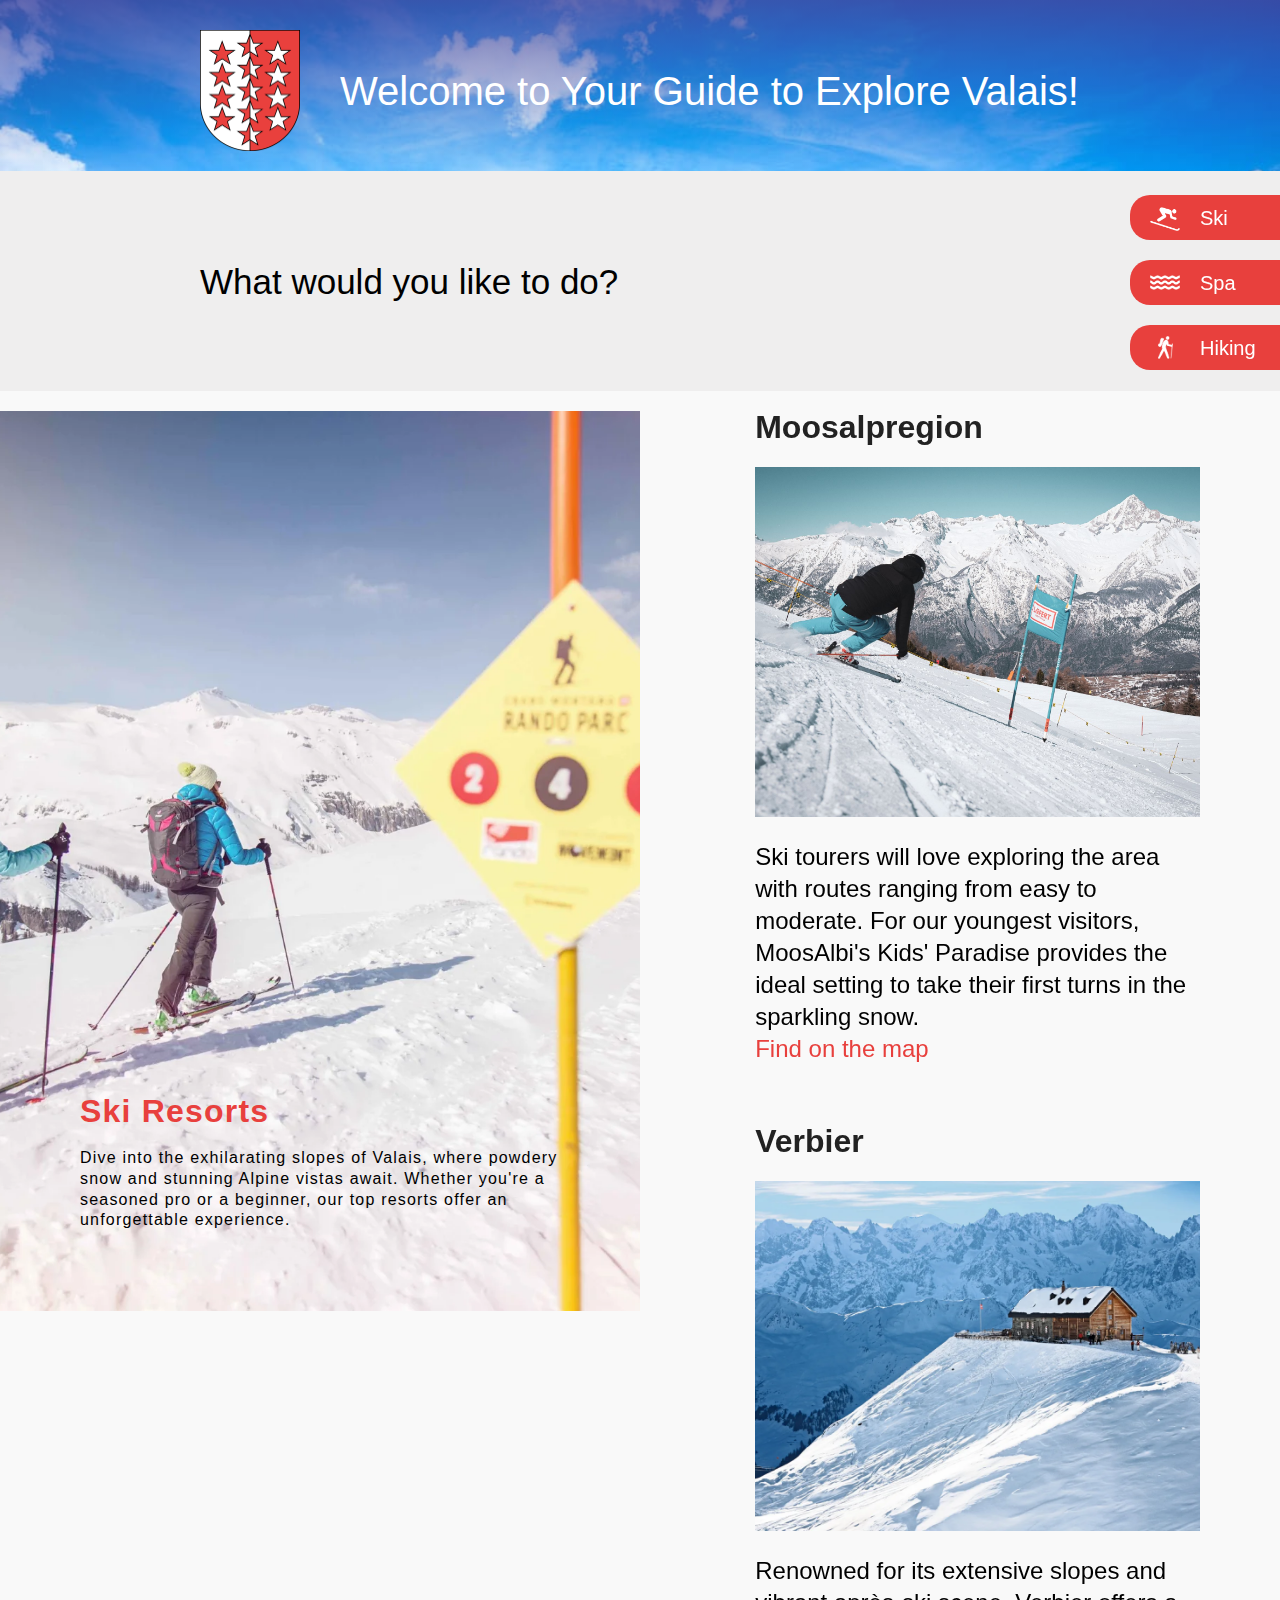
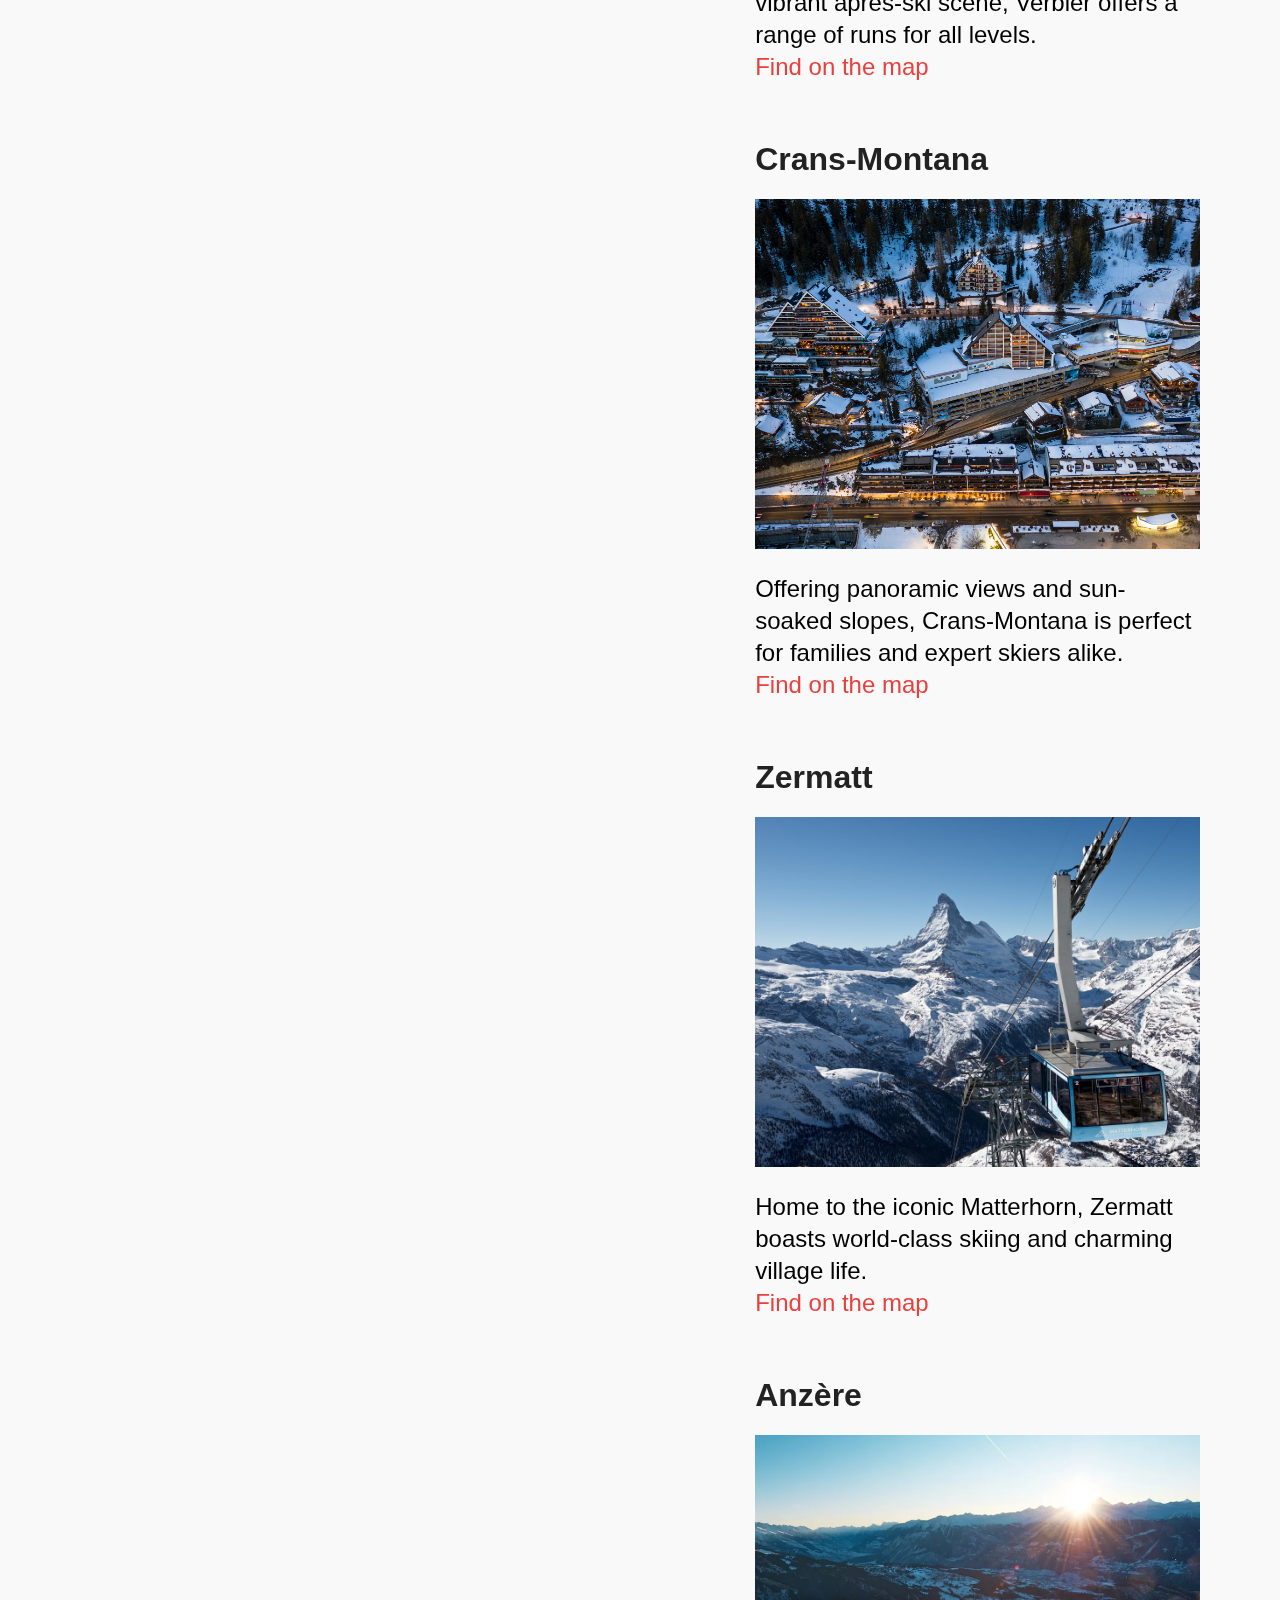
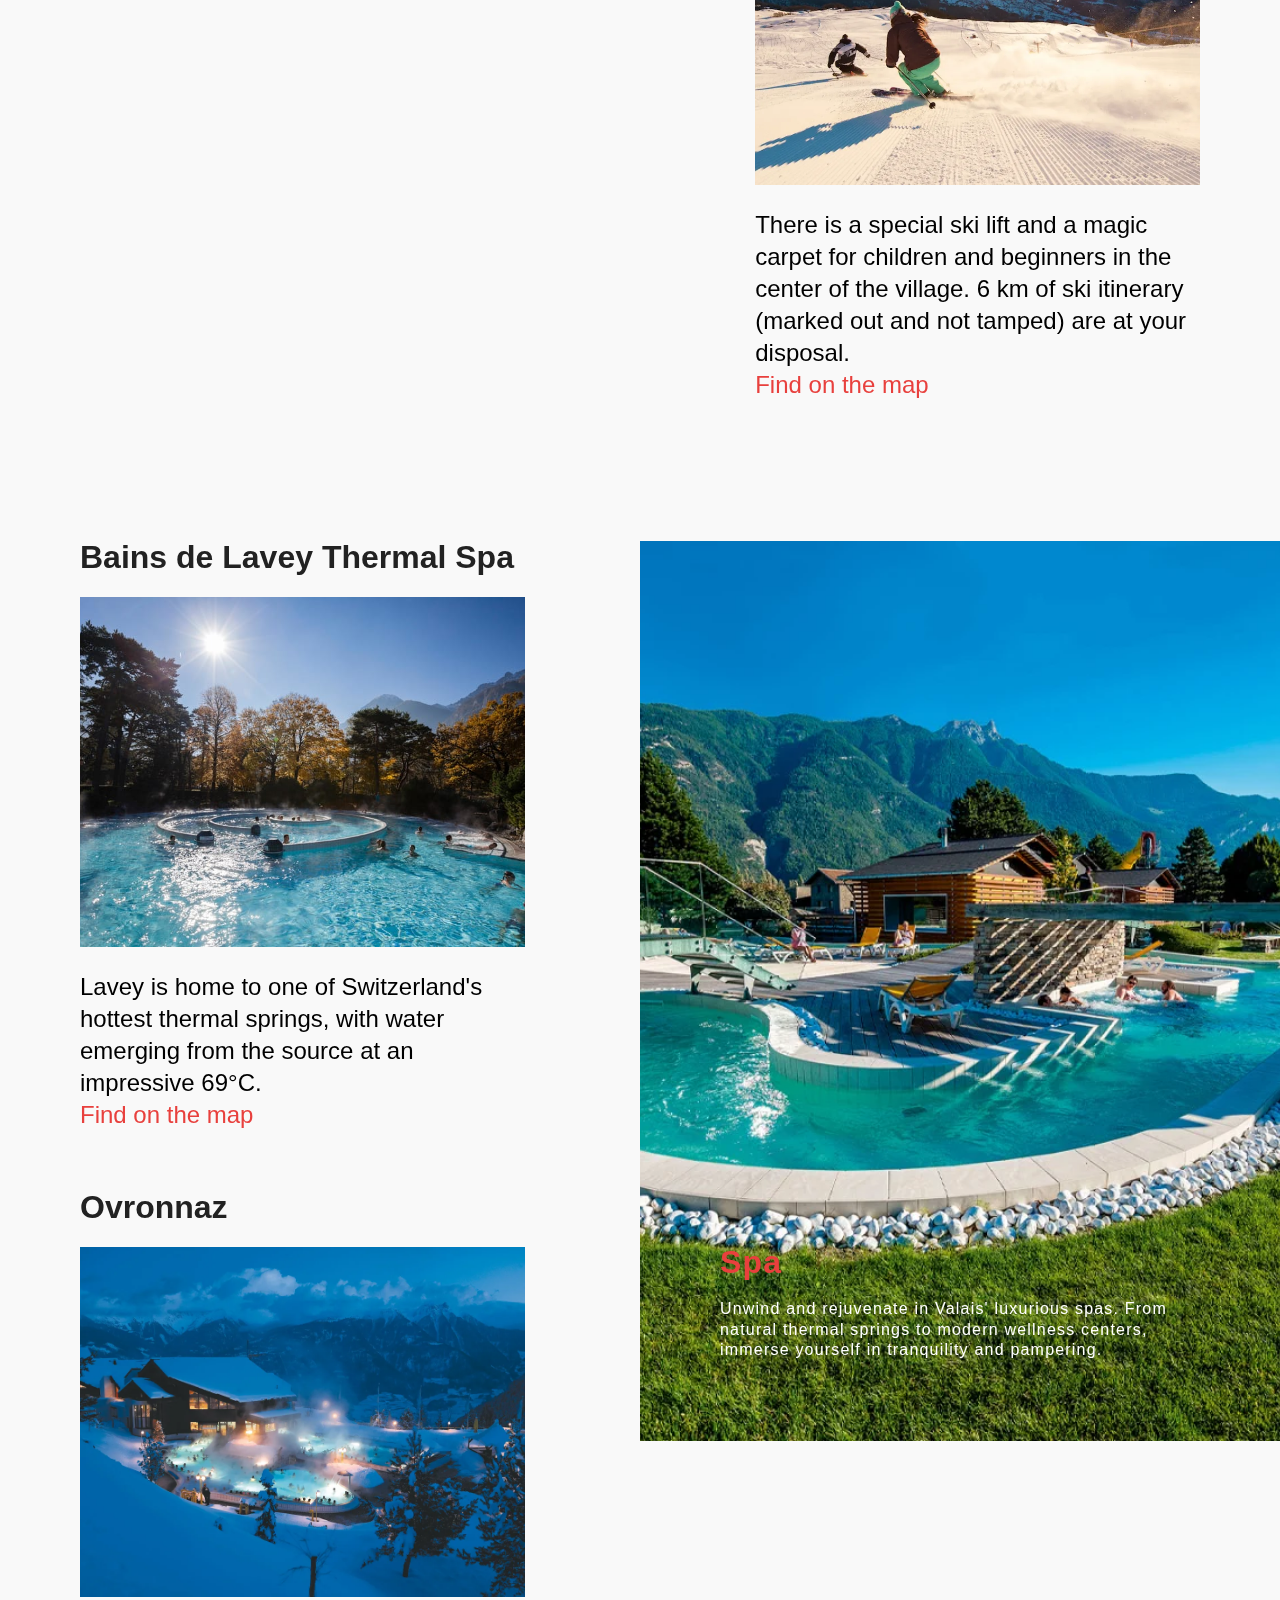
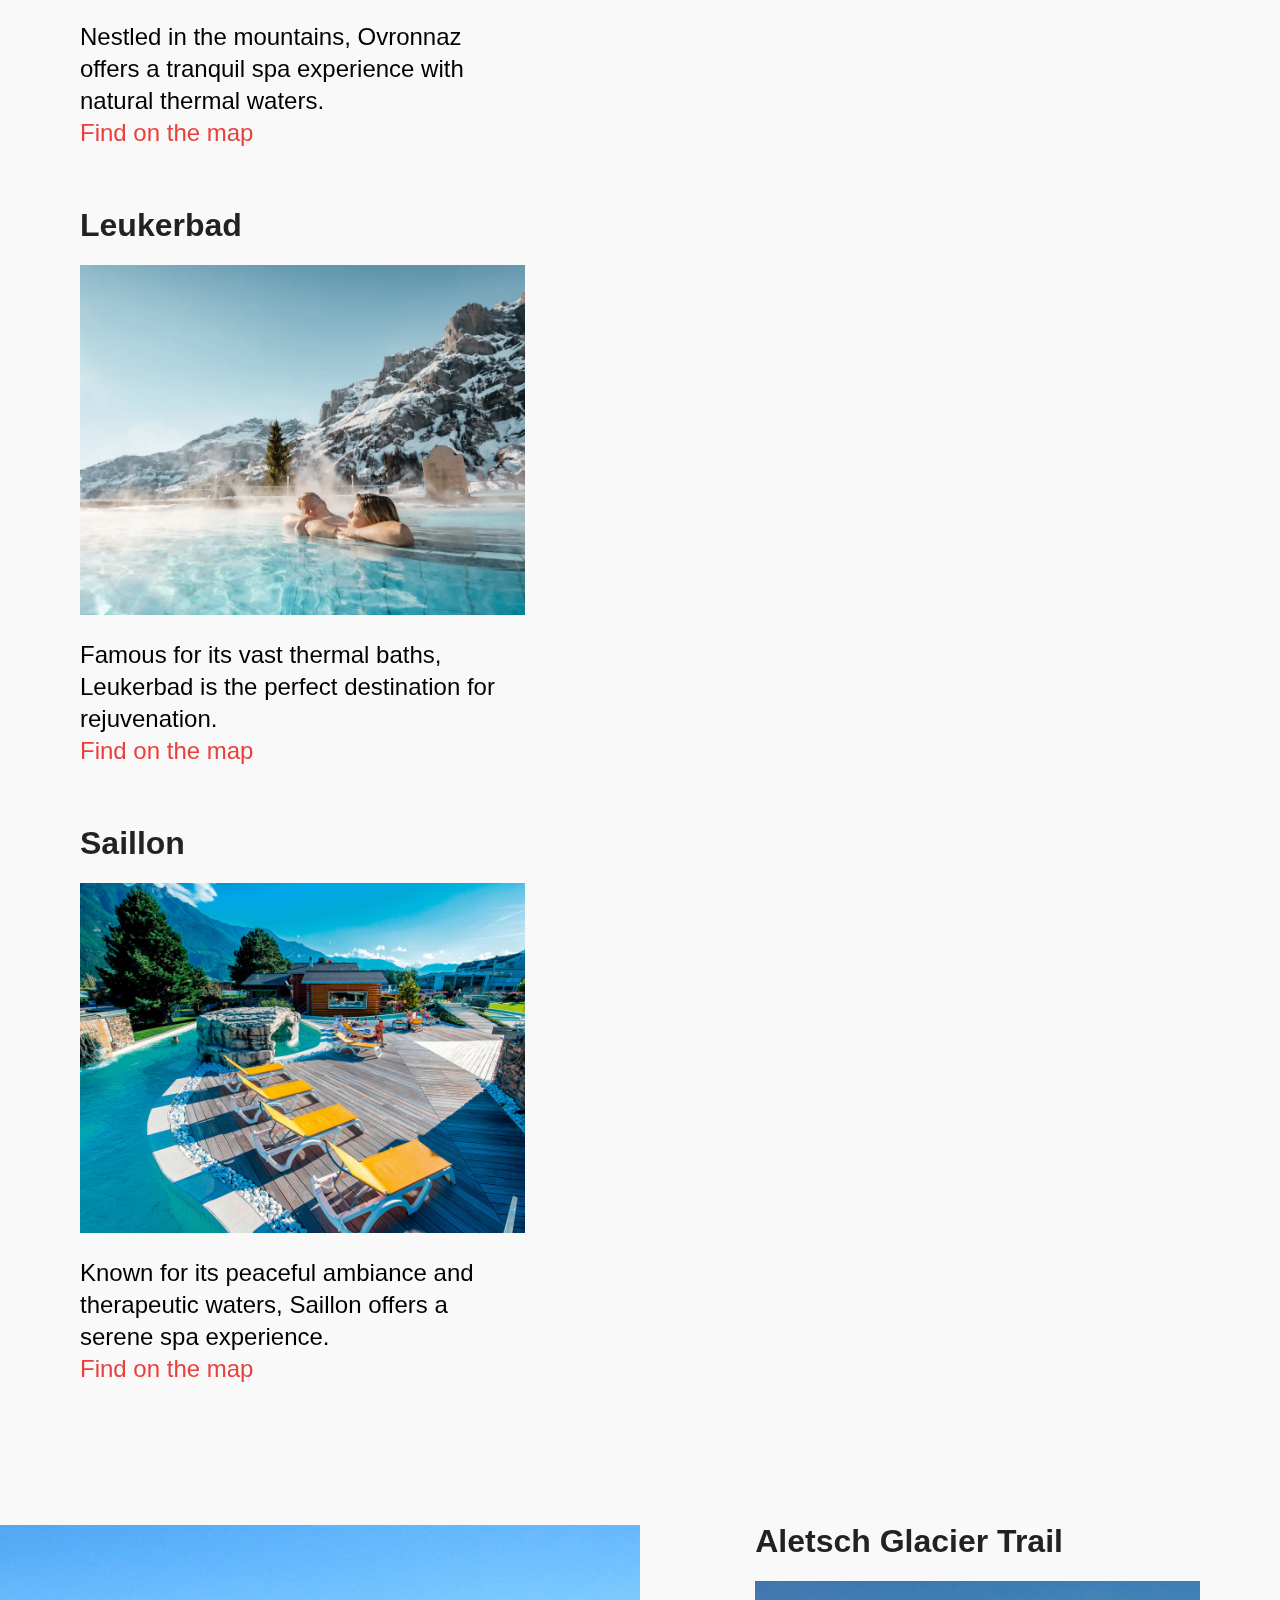
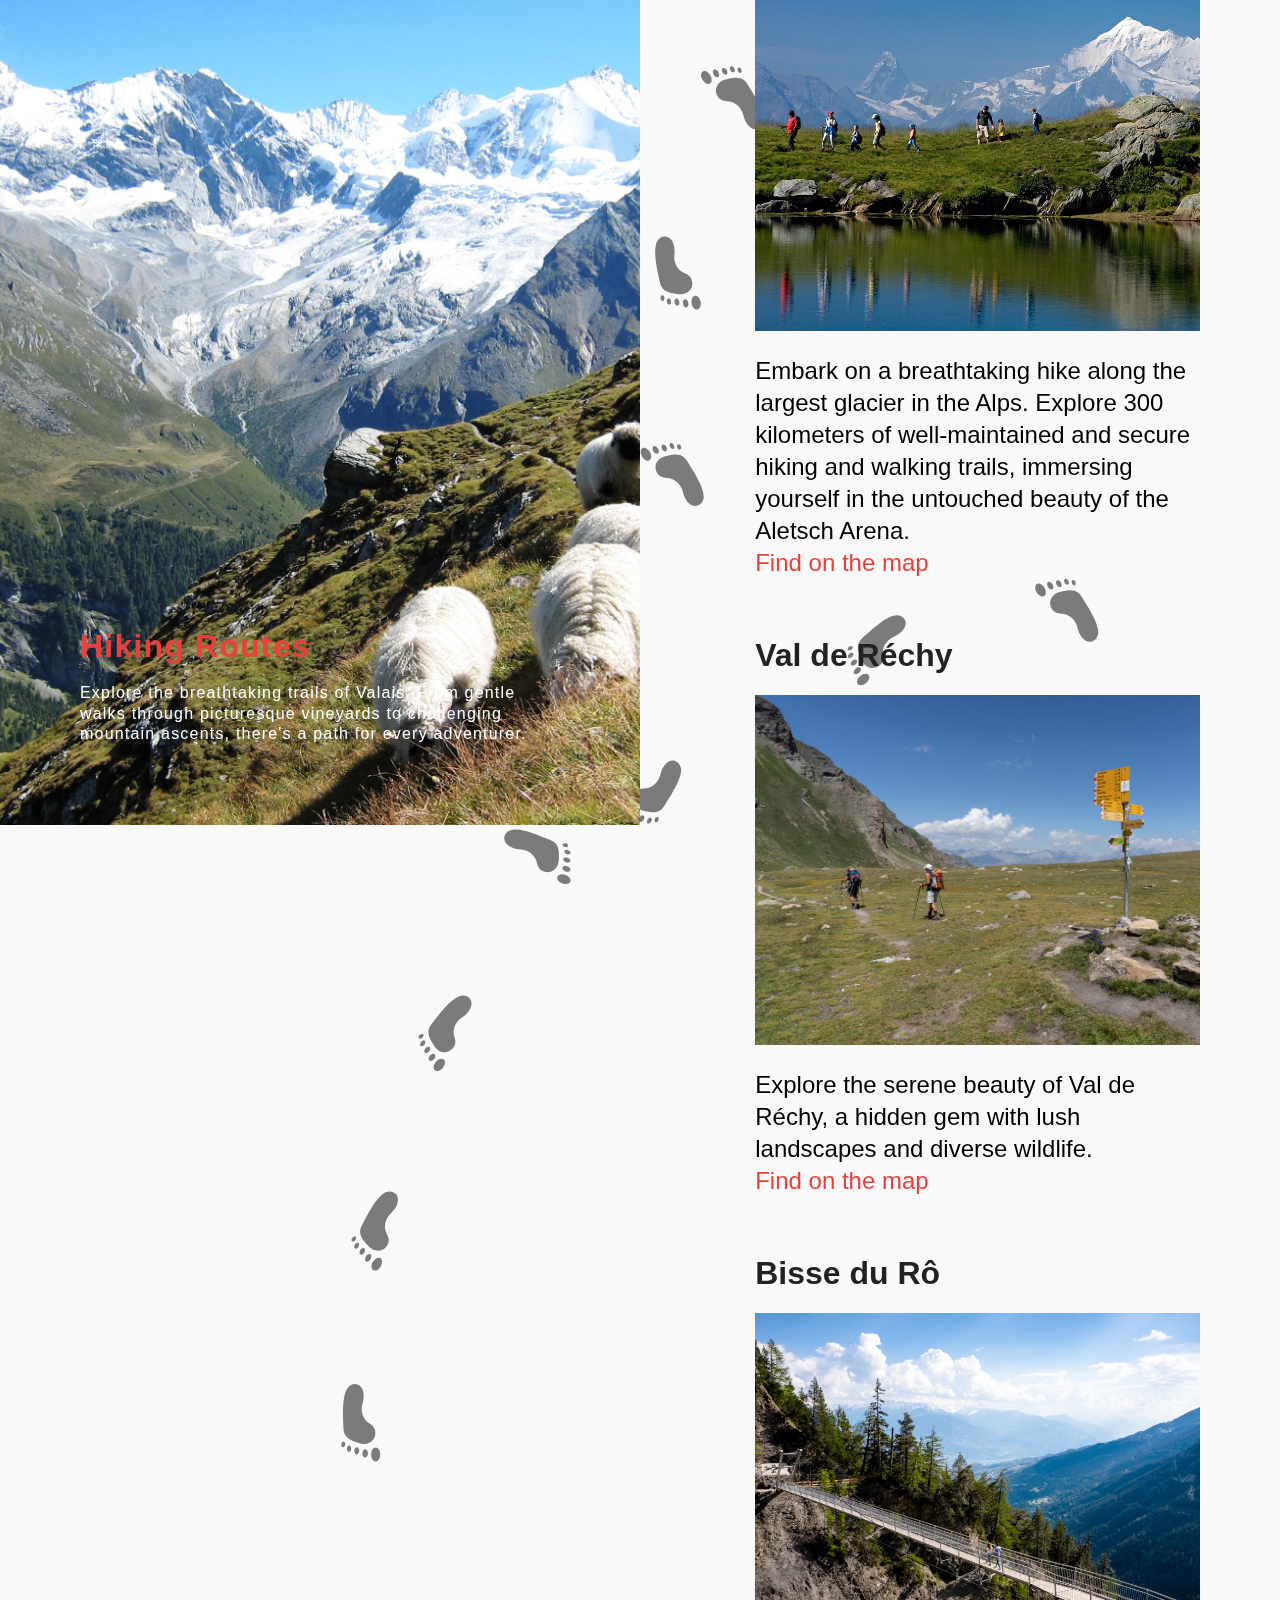
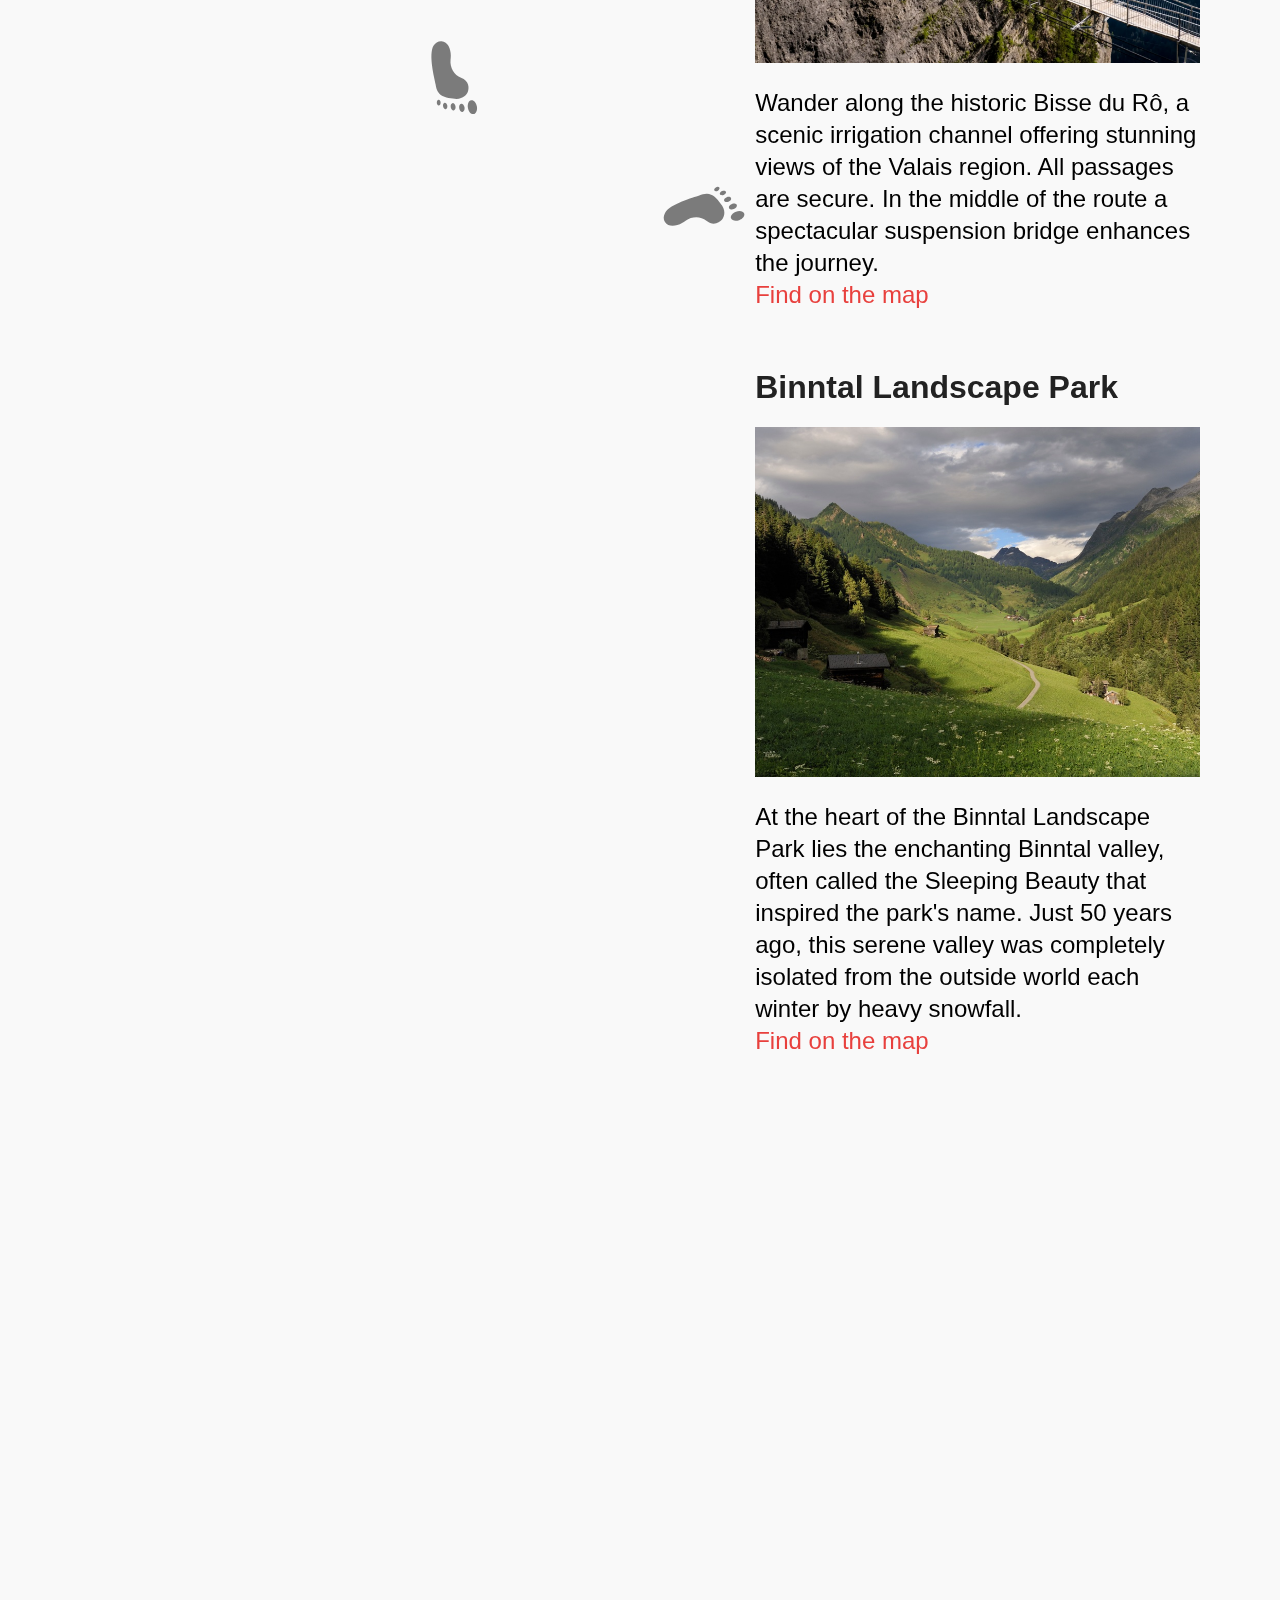
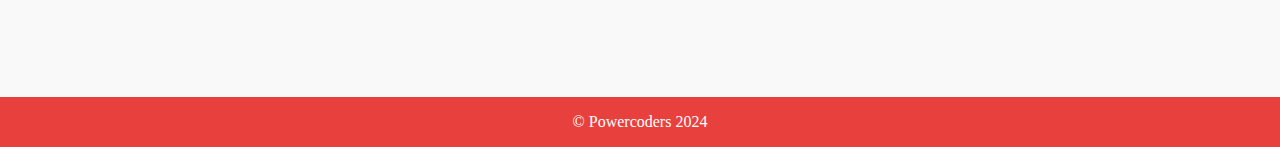
<file: index.html>
<!DOCTYPE html>
<html lang="en">
  <head>
    <meta charset="UTF-8" />
    <meta name="viewport" content="width=device-width, initial-scale=1.0"  />
    <link rel="icon" type="image/x-icon" href="images/favicon.ico" />
    <title>Explore Valais</title>
    <link rel="stylesheet" href="css/style.css" />
    <link href="https://fonts.googleapis.com/css?family=Open+Sans" rel="stylesheet" />
    <script src="https://api.tiles.mapbox.com/mapbox-gl-js/v3.3.0/mapbox-gl.js"></script>
    <link href="https://api.tiles.mapbox.com/mapbox-gl-js/v3.3.0/mapbox-gl.css" rel="stylesheet" />
  </head>
  <body>
    <main>
      <section class="wrapper hero">
        <img src="./images/valais-matt.png" alt="Valais" width="100"/>
        <h1>Welcome to Your Guide to Explore Valais!</h1>
      </section>
      <section class="wrapper intro">
        <h2>What would you like to do?</h2>
      </section>
      <div class="btn-container">
        <a href="#ski" class="main-nav">
          <div class="main-nav__img-wrap">
            <img src="./images/ski_logo.png" width="30" alt="ski logo"> 
          </div>
          <span class="btn-text">Ski</span>
        </a>
        <a href="#spa" class="main-nav">
          <div class="main-nav__img-wrap">
            <img src="./images/spa_logo.png" width="30" alt="spa logo"> 
          </div>
          <span class="btn-text">Spa</span>
        </a>
        <a href="#hiking" class="main-nav">
          <div class="main-nav__img-wrap">
            <img src="./images/hiking_logo.png" width="15" alt="hiking logo"> 
          </div>
          <span class="btn-text">Hiking</span>
        </a>
      </div>

      <div class="content-container">      
        <!-- Ski Section -->
        <section id="ski" class="sticky-block">
          <svg width="835" height="1446" viewBox="0 0 835 1446" preserveAspectRatio="xMaxYMin" fill="none" xmlns="http://www.w3.org/2000/svg" class="squiggle">
            <path d="M11 1C9.33334 87.3333 35.8 288.2 155 401C304 542 454 455 490 345C526 235 352 131 300 230C250.602 324.047 394 488 292 678C265.947 726.531 63 853 92 994C121 1135 382 1255 402 910C422 565 -537 1600 833 1413" stroke="#FF0000" stroke-width="20"/>
            </svg>
            
          <div class="sticky-block__main">
            <div class="sticky-block__main-img">
              <img src="./images/randoParc-CransMontana.webp" alt="Ski at Valais" width="1216" >
            </div>
            <div class="sticky-block__main-content">
              <h2>Ski Resorts</h2>
              <p>Dive into the exhilarating slopes of Valais, where powdery snow and stunning Alpine vistas await. Whether you&#39;re a seasoned pro or a beginner, our top resorts offer an unforgettable experience.</p>
            </div>
          </div>
          <div class="sticky-block__wrapper slider-container">
            <ul class="sticky-block__add slider-pictures">
              <li class="sticky-block__add-item slider-picture">
                <h5 class="sticky-block__add-title">
                  Moosalpregion
                </h5>
                <div class="sticky-block__add-img">
                  <img src="./images/moosalp.jpg" alt="Moosalpregion" width="800">
                </div>
                <p class="sticky-block__add-text">
                  Ski tourers will love exploring the area with routes ranging from easy to moderate. For our youngest visitors, MoosAlbi&#39;s Kids&#39; Paradise provides the ideal setting to take their first turns in the sparkling snow.
                  <br><a href="#map" onclick="ownMap(geojson.features[12])" data-title="Moosalpregion">Find on the map</a>
                </p>
              </li>
              <li class="sticky-block__add-item slider-picture">
                <h5 class="sticky-block__add-title">
                  Verbier
                </h5>
                <div class="sticky-block__add-img">
                  <img src="./images/verbier_orig_28437.webp" alt="Verbier" width="800">
                </div>
                <p class="sticky-block__add-text">
                  Renowned for its extensive slopes and vibrant après-ski scene,
                Verbier offers a range of runs for all levels.
                <br><a href="#map" onclick="ownMap(geojson.features[0])" data-title="Verbier">Find on the map</a>
                </p>
              </li>
              <li class="sticky-block__add-item slider-picture">
                <h5 class="sticky-block__add-title">
                  Crans-Montana
                </h5>
                <div class="sticky-block__add-img">
                  <img src="./images/Snowy-Crans-Montana-Switzerland.jpg" alt="" width="800">
                </div>
                <p class="sticky-block__add-text">
                  Offering panoramic views and sun-soaked slopes, Crans-Montana is
                perfect for families and expert skiers alike.
                <br><a href="#map" onclick="ownMap(geojson.features[1])"  data-title="Crans Montana">Find on the map</a>
                </p>
              </li>
              <li class="sticky-block__add-item slider-picture">
                <h5 class="sticky-block__add-title">
                  Zermatt
                </h5>
                <div class="sticky-block__add-img">
                  <img src="./images/zermatt-gondola.jpg" alt="Zermatt" width="800">
                </div>
                <p class="sticky-block__add-text">
                  Home to the iconic Matterhorn, Zermatt boasts world-class skiing
                  and charming village life.
                  <br><a href="#map" onclick="ownMap(geojson.features[2])"  data-title="Zermatt">Find on the map</a>
                </p>
              </li>
              <li class="sticky-block__add-item slider-picture">
                <h5 class="sticky-block__add-title">
                  Anzère
                </h5>
                <div class="sticky-block__add-img">
                  <img src="./images/erlebniss-ski_snowboard-anzere.webp" alt="Anzère" width="800">
                </div>
                <p class="sticky-block__add-text">
                  There is a special ski lift and a magic carpet for children and beginners in the center of the village. 6 km of ski itinerary (marked out and not tamped) are at your disposal.
                  <br><a href="#map" onclick="ownMap(geojson.features[9])"  data-title="Anzère">Find on the map</a>
                </p>
              </li>
            </ul>
            <div class="button">
              <button class="button-left">&#10094;</button>
              <button class="button-right">&#10095;</button>
            </div>
          </div>
        </section>
        <!-- Spa Section -->
        <section id="spa" class="sticky-block">
          <div class="sticky-block__main">
            <div class="sticky-block__main-img">
              <img src="./images/spa_saillon.webp" alt="Spa at Valais" width="1216" >
            </div>
            <div class="sticky-block__main-content sticky-block__main-content--white">
              <h2>Spa</h2>
              <p>Unwind and rejuvenate in Valais&#39; luxurious spas. From natural thermal springs to modern wellness centers, immerse yourself in tranquility and pampering.</p>
            </div>
          </div>
          <div class="sticky-block__wrapper slider-container">
            <ul class="sticky-block__add slider-pictures">
              <li class="sticky-block__add-item slider-picture">
                <h5 class="sticky-block__add-title">
                  Bains de Lavey Thermal Spa
                </h5>
                <div class="sticky-block__add-img">
                  <img src="./images/Lavey_spa.jpg" alt="Bains de Lavey Thermal Spa" width="800">
                </div>
                <p class="sticky-block__add-text">
                  Lavey is home to one of Switzerland&#39;s hottest thermal springs, with water emerging from the source at an impressive 69°C. 
                  <br><a href="#map" onclick="ownMap(geojson.features[10])"  data-title="Bains de Lavey Thermal Spa">Find on the map</a>
                </p>
              </li>
              <li class="sticky-block__add-item slider-picture">
                <h5 class="sticky-block__add-title">
                  Ovronnaz
                </h5>
                <div class="sticky-block__add-img">
                  <img src="./images/thermal_28366.webp" alt="Ovronnaz" width="800">
                </div>
                <p class="sticky-block__add-text">
                  Nestled in the mountains, Ovronnaz offers a tranquil spa
                  experience with natural thermal waters.
                  <br><a href="#map" onclick="ownMap(geojson.features[3])"  data-title="Ovronnaz">Find on the map</a>
                </p>
              </li>
              <li class="sticky-block__add-item slider-picture">
                <h5 class="sticky-block__add-title">
                  Leukerbad
                </h5>
                <div class="sticky-block__add-img">
                  <img src="./images/walliser-alpentherme.webp" alt="Leukerbad" width="800">
                </div>
                <p class="sticky-block__add-text">
                  Famous for its vast thermal baths, Leukerbad is the perfect
                  destination for rejuvenation.
                  <br><a href="#map" onclick="ownMap(geojson.features[4])"  data-title="Leukerbad">Find on the map</a>
                </p>
              </li>
              <li class="sticky-block__add-item slider-picture">
                <h5 class="sticky-block__add-title">
                  Saillon
                </h5>
                <div class="sticky-block__add-img">
                  <img src="./images/sailon.jpg" alt="Saillon" width="800">
                </div>
                <p class="sticky-block__add-text">
                  Known for its peaceful ambiance and therapeutic waters, Saillon offers a serene spa experience.
                  <br><a href="#map" onclick="ownMap(geojson.features[5])" data-title="Saillon">Find on the map</a>
                </p>
              </li>
              
            </ul>
            <div class="button">
              <button class="button-left">&#10094;</button>
              <button class="button-right">&#10095;</button>
            </div>
          </div>
        </section>

        <!-- Hiking Section -->
        <section id="hiking" class="sticky-block">
          <svg width="1458" height="2574" viewBox="0 0 1458 2574" fill="none" xmlns="http://www.w3.org/2000/svg" class="squiggle1" preserveAspectRatio="xMaxYMin">
            <g clip-path="url(#clip0_17_204)">
            <path d="M308.693 53.0802C300.194 48.1346 296.205 37.0762 299.051 26.9092C299.574 25.0838 300.039 23.1947 300.407 21.3057C301.917 12.8155 299.884 2.16032 291.365 0.271251C287.067 -0.726345 282.789 1.09905 279.769 4.55879C270.766 15.2776 273.515 47.5615 273.593 55.6484C273.593 59.1931 273.67 62.8226 274.948 66.1338C277.813 73.5627 285.867 76.5343 293.011 78.5931C304.743 83.284 312.139 77.3621 314.617 72.9896C317.095 68.6172 318.896 58.8959 308.693 53.0802Z" fill="black"/>
            <path d="M316.902 85.1943C313.533 85.1943 310.803 89.4041 310.803 94.5971C310.803 99.7902 313.533 104 316.902 104C320.27 104 323 99.7902 323 94.5971C323 89.4041 320.27 85.1943 316.902 85.1943Z" fill="black"/>
            <path d="M302.807 87.4229C300.808 87.4229 299.187 89.9317 299.187 93.0264C299.187 96.1212 300.808 98.6299 302.807 98.6299C304.807 98.6299 306.428 96.1212 306.428 93.0264C306.428 89.9317 304.807 87.4229 302.807 87.4229Z" fill="black"/>
            <path d="M291.52 84.6212C289.735 84.6212 288.287 86.8353 288.287 89.5667C288.287 92.298 289.735 94.5122 291.52 94.5122C293.306 94.5122 294.753 92.298 294.753 89.5667C294.753 86.8353 293.306 84.6212 291.52 84.6212Z" fill="black"/>
            <path d="M281.221 82.2864C279.638 82.2864 278.355 84.244 278.355 86.6588C278.355 89.0736 279.638 91.0312 281.221 91.0312C282.803 91.0312 284.086 89.0736 284.086 86.6588C284.086 84.244 282.803 82.2864 281.221 82.2864Z" fill="black"/>
            <path d="M275.966 81.3828C276.36 79.2816 275.559 77.3256 274.176 77.0139C272.794 76.7023 271.354 78.153 270.96 80.2543C270.566 82.3555 271.367 84.3115 272.749 84.6232C274.132 84.9348 275.572 83.4841 275.966 81.3828Z" fill="black"/>
            </g>
            <path d="M518.029 934.544C510.475 928.248 498.719 928.283 490.138 934.435C488.602 935.55 486.986 936.633 485.336 937.625C477.875 941.947 467.167 943.681 462.478 936.323C460.071 932.625 460.323 927.98 462.541 923.959C469.534 911.833 500.811 903.375 508.437 900.682C511.768 899.47 515.205 898.301 518.754 898.369C526.715 898.521 532.261 905.073 536.64 911.082C545.06 920.502 542.025 929.477 538.764 933.301C535.502 937.125 526.983 942.142 518.029 934.544Z" fill="black"/>
            <path d="M551.014 931.274C549.862 928.109 552.884 924.103 557.764 922.327C562.643 920.551 567.533 921.677 568.685 924.842C569.837 928.007 566.815 932.012 561.935 933.788C557.055 935.564 552.166 934.438 551.014 931.274Z" fill="black"/>
            <path d="M548.287 917.267C547.603 915.388 549.407 913.007 552.315 911.948C555.223 910.89 558.135 911.555 558.818 913.434C559.502 915.313 557.699 917.694 554.791 918.752C551.883 919.811 548.971 919.146 548.287 917.267Z" fill="black"/>
            <path d="M541.794 907.619C541.183 905.941 542.769 903.823 545.336 902.889C547.902 901.955 550.478 902.558 551.089 904.236C551.699 905.914 550.114 908.031 547.547 908.966C544.981 909.9 542.405 909.297 541.794 907.619Z" fill="black"/>
            <path d="M536.077 898.739C535.536 897.252 536.937 895.377 539.206 894.551C541.475 893.725 543.754 894.261 544.295 895.748C544.836 897.235 543.435 899.11 541.166 899.936C538.897 900.762 536.619 900.226 536.077 898.739Z" fill="black"/>
            <path d="M533.431 894.11C531.592 895.199 529.479 895.115 528.714 893.923C527.948 892.73 528.819 890.881 530.658 889.792C532.498 888.703 534.61 888.787 535.376 889.979C536.142 891.172 535.271 893.021 533.431 894.11Z" fill="black"/>
            <path d="M439.772 347.282C438.032 337.604 429.005 330.075 418.477 329.272C416.583 329.138 414.649 328.929 412.748 328.628C404.254 327.144 394.936 321.589 396.075 312.938C396.607 308.558 399.786 305.162 404.07 303.507C417.221 298.714 446.618 312.339 454.191 315.178C457.522 316.39 460.906 317.704 463.58 320.037C469.581 325.271 469.619 333.855 469.11 341.272C469.506 353.901 461.411 358.826 456.455 359.659C451.499 360.492 441.748 358.859 439.772 347.282Z" fill="black"/>
            <path d="M467.142 365.98C468.294 362.815 473.184 361.689 478.064 363.465C482.944 365.241 485.966 369.247 484.814 372.412C483.662 375.577 478.772 376.703 473.892 374.926C469.012 373.15 465.99 369.145 467.142 365.98Z" fill="black"/>
            <path d="M474.057 353.498C474.741 351.619 477.653 350.954 480.561 352.012C483.469 353.071 485.272 355.452 484.588 357.331C483.904 359.21 480.993 359.875 478.084 358.816C475.176 357.758 473.373 355.377 474.057 353.498Z" fill="black"/>
            <path d="M475.285 341.933C475.895 340.255 478.471 339.652 481.038 340.587C483.604 341.521 485.19 343.638 484.579 345.316C483.969 346.994 481.393 347.597 478.826 346.663C476.26 345.729 474.674 343.611 475.285 341.933Z" fill="black"/>
            <path d="M476.613 331.456C477.155 329.969 479.433 329.433 481.702 330.259C483.971 331.085 485.372 332.96 484.831 334.447C484.29 335.934 482.011 336.47 479.742 335.644C477.473 334.818 476.072 332.943 476.613 331.456Z" fill="black"/>
            <path d="M477.561 326.21C475.452 325.861 473.888 324.439 474.068 323.034C474.248 321.628 476.104 320.771 478.213 321.119C480.323 321.467 481.887 322.889 481.707 324.295C481.527 325.701 479.671 326.558 477.561 326.21Z" fill="black"/>
            <path d="M461.772 1257.28C460.032 1247.6 451.005 1240.07 440.477 1239.27C438.583 1239.14 436.649 1238.93 434.748 1238.63C426.254 1237.14 416.936 1231.59 418.075 1222.94C418.607 1218.56 421.786 1215.16 426.07 1213.51C439.221 1208.71 468.618 1222.34 476.191 1225.18C479.522 1226.39 482.906 1227.7 485.58 1230.04C491.581 1235.27 491.619 1243.86 491.11 1251.27C491.506 1263.9 483.411 1268.83 478.455 1269.66C473.499 1270.49 463.748 1268.86 461.772 1257.28Z" fill="black"/>
            <path d="M489.142 1275.98C490.294 1272.81 495.184 1271.69 500.064 1273.47C504.944 1275.24 507.966 1279.25 506.814 1282.41C505.662 1285.58 500.772 1286.7 495.892 1284.93C491.012 1283.15 487.99 1279.14 489.142 1275.98Z" fill="black"/>
            <path d="M496.057 1263.5C496.741 1261.62 499.653 1260.95 502.561 1262.01C505.469 1263.07 507.272 1265.45 506.588 1267.33C505.904 1269.21 502.993 1269.87 500.084 1268.82C497.176 1267.76 495.373 1265.38 496.057 1263.5Z" fill="black"/>
            <path d="M497.285 1251.93C497.895 1250.26 500.471 1249.65 503.038 1250.59C505.604 1251.52 507.19 1253.64 506.579 1255.32C505.969 1256.99 503.393 1257.6 500.826 1256.66C498.26 1255.73 496.674 1253.61 497.285 1251.93Z" fill="black"/>
            <path d="M498.613 1241.46C499.155 1239.97 501.433 1239.43 503.702 1240.26C505.971 1241.09 507.372 1242.96 506.831 1244.45C506.29 1245.93 504.011 1246.47 501.742 1245.64C499.473 1244.82 498.072 1242.94 498.613 1241.46Z" fill="black"/>
            <path d="M499.561 1236.21C497.452 1235.86 495.888 1234.44 496.068 1233.03C496.248 1231.63 498.104 1230.77 500.213 1231.12C502.323 1231.47 503.887 1232.89 503.707 1234.3C503.527 1235.7 501.671 1236.56 499.561 1236.21Z" fill="black"/>
            <path d="M541.86 538.772C551.538 537.032 559.068 528.005 559.871 517.477C560.004 515.583 560.213 513.649 560.514 511.748C561.999 503.254 567.553 493.936 576.204 495.075C580.584 495.607 583.98 498.786 585.635 503.07C590.429 516.221 576.803 545.618 573.965 553.191C572.753 556.522 571.438 559.906 569.105 562.58C563.872 568.581 555.287 568.619 547.87 568.11C535.241 568.506 530.317 560.411 529.484 555.455C528.65 550.499 530.283 540.748 541.86 538.772Z" fill="black"/>
            <path d="M523.163 566.142C526.328 567.294 527.453 572.184 525.677 577.064C523.901 581.944 519.896 584.966 516.731 583.814C513.566 582.662 512.44 577.772 514.216 572.892C515.992 568.012 519.998 564.99 523.163 566.142Z" fill="black"/>
            <path d="M535.645 573.057C537.524 573.741 538.189 576.653 537.13 579.561C536.072 582.469 533.691 584.272 531.812 583.588C529.933 582.904 529.268 579.992 530.326 577.084C531.385 574.176 533.766 572.373 535.645 573.057Z" fill="black"/>
            <path d="M547.209 574.285C548.887 574.895 549.49 577.471 548.556 580.038C547.622 582.604 545.504 584.19 543.826 583.579C542.148 582.968 541.545 580.393 542.48 577.826C543.414 575.259 545.531 573.674 547.209 574.285Z" fill="black"/>
            <path d="M557.686 575.613C559.173 576.155 559.709 578.433 558.883 580.702C558.057 582.971 556.182 584.372 554.695 583.831C553.208 583.29 552.672 581.011 553.498 578.742C554.324 576.473 556.199 575.072 557.686 575.613Z" fill="black"/>
            <path d="M562.933 576.561C563.281 574.452 564.703 572.888 566.109 573.068C567.515 573.248 568.372 575.104 568.023 577.213C567.675 579.322 566.253 580.887 564.847 580.707C563.442 580.527 562.585 578.671 562.933 576.561Z" fill="black"/>
            <path d="M605.579 1157.79C615.412 1157.75 624.395 1150.17 627.014 1139.94C627.474 1138.1 628.016 1136.23 628.642 1134.41C631.579 1126.3 638.667 1118.09 646.989 1120.72C651.21 1122 654.003 1125.72 654.888 1130.23C657.325 1144.01 638.802 1170.6 634.692 1177.56C632.92 1180.63 631.038 1183.73 628.276 1185.96C622.08 1190.96 613.619 1189.51 606.403 1187.72C593.897 1185.92 590.453 1177.09 590.493 1172.07C590.533 1167.04 593.835 1157.72 605.579 1157.79Z" fill="black"/>
            <path d="M582.413 1181.49C585.329 1183.18 585.589 1188.19 582.993 1192.69C580.396 1197.18 575.926 1199.46 573.01 1197.78C570.093 1196.1 569.833 1191.08 572.43 1186.59C575.026 1182.09 579.496 1179.81 582.413 1181.49Z" fill="black"/>
            <path d="M593.504 1190.47C595.236 1191.47 595.385 1194.45 593.838 1197.13C592.29 1199.81 589.632 1201.18 587.901 1200.18C586.169 1199.18 586.02 1196.19 587.567 1193.51C589.114 1190.83 591.773 1189.47 593.504 1190.47Z" fill="black"/>
            <path d="M604.68 1193.69C606.226 1194.58 606.373 1197.22 605.007 1199.59C603.641 1201.95 601.281 1203.15 599.734 1202.25C598.188 1201.36 598.041 1198.72 599.407 1196.35C600.773 1193.99 603.133 1192.79 604.68 1193.69Z" fill="black"/>
            <path d="M614.767 1196.82C616.138 1197.61 616.27 1199.94 615.062 1202.03C613.855 1204.13 611.765 1205.18 610.395 1204.39C609.024 1203.6 608.892 1201.26 610.099 1199.17C611.307 1197.08 613.397 1196.02 614.767 1196.82Z" fill="black"/>
            <path d="M619.769 1198.66C620.479 1196.64 622.151 1195.35 623.504 1195.77C624.857 1196.19 625.379 1198.17 624.669 1200.19C623.96 1202.2 622.288 1203.5 620.935 1203.07C619.582 1202.65 619.06 1200.68 619.769 1198.66Z" fill="black"/>
            <path d="M1026.03 1240.54C1018.47 1234.25 1006.72 1234.28 998.139 1240.43C996.602 1241.55 994.986 1242.63 993.336 1243.62C985.875 1247.95 975.167 1249.68 970.478 1242.32C968.071 1238.62 968.323 1233.98 970.541 1229.96C977.534 1217.83 1008.81 1209.37 1016.44 1206.68C1019.77 1205.47 1023.21 1204.3 1026.75 1204.37C1034.71 1204.52 1040.26 1211.07 1044.64 1217.08C1053.06 1226.5 1050.02 1235.48 1046.76 1239.3C1043.5 1243.12 1034.98 1248.14 1026.03 1240.54Z" fill="black"/>
            <path d="M1059.01 1237.27C1057.86 1234.11 1060.88 1230.1 1065.76 1228.33C1070.64 1226.55 1075.53 1227.68 1076.69 1230.84C1077.84 1234.01 1074.82 1238.01 1069.94 1239.79C1065.06 1241.56 1060.17 1240.44 1059.01 1237.27Z" fill="black"/>
            <path d="M1056.29 1223.27C1055.6 1221.39 1057.41 1219.01 1060.31 1217.95C1063.22 1216.89 1066.13 1217.55 1066.82 1219.43C1067.5 1221.31 1065.7 1223.69 1062.79 1224.75C1059.88 1225.81 1056.97 1225.15 1056.29 1223.27Z" fill="black"/>
            <path d="M1049.79 1213.62C1049.18 1211.94 1050.77 1209.82 1053.34 1208.89C1055.9 1207.95 1058.48 1208.56 1059.09 1210.24C1059.7 1211.91 1058.11 1214.03 1055.55 1214.97C1052.98 1215.9 1050.4 1215.3 1049.79 1213.62Z" fill="black"/>
            <path d="M1044.08 1204.74C1043.54 1203.25 1044.94 1201.38 1047.21 1200.55C1049.48 1199.72 1051.75 1200.26 1052.3 1201.75C1052.84 1203.23 1051.44 1205.11 1049.17 1205.94C1046.9 1206.76 1044.62 1206.23 1044.08 1204.74Z" fill="black"/>
            <path d="M1041.43 1200.11C1039.59 1201.2 1037.48 1201.12 1036.71 1199.92C1035.95 1198.73 1036.82 1196.88 1038.66 1195.79C1040.5 1194.7 1042.61 1194.79 1043.38 1195.98C1044.14 1197.17 1043.27 1199.02 1041.43 1200.11Z" fill="black"/>
            <path d="M689.029 2541.54C681.475 2535.25 669.719 2535.28 661.138 2541.43C659.602 2542.55 657.986 2543.63 656.336 2544.62C648.875 2548.95 638.167 2550.68 633.478 2543.32C631.071 2539.63 631.323 2534.98 633.541 2530.96C640.534 2518.83 671.811 2510.37 679.437 2507.68C682.768 2506.47 686.205 2505.3 689.754 2505.37C697.715 2505.52 703.262 2512.07 707.64 2518.08C716.06 2527.5 713.025 2536.48 709.764 2540.3C706.503 2544.13 697.983 2549.14 689.029 2541.54Z" fill="black"/>
            <path d="M722.014 2538.27C720.862 2535.11 723.884 2531.1 728.764 2529.33C733.644 2527.55 738.533 2528.68 739.685 2531.84C740.837 2535.01 737.815 2539.01 732.935 2540.79C728.055 2542.56 723.166 2541.44 722.014 2538.27Z" fill="black"/>
            <path d="M719.287 2524.27C718.604 2522.39 720.407 2520.01 723.315 2518.95C726.223 2517.89 729.135 2518.56 729.819 2520.43C730.502 2522.31 728.699 2524.69 725.791 2525.75C722.883 2526.81 719.971 2526.15 719.287 2524.27Z" fill="black"/>
            <path d="M712.794 2514.62C712.184 2512.94 713.769 2510.82 716.336 2509.89C718.902 2508.96 721.478 2509.56 722.089 2511.24C722.699 2512.91 721.114 2515.03 718.547 2515.97C715.981 2516.9 713.405 2516.3 712.794 2514.62Z" fill="black"/>
            <path d="M707.078 2505.74C706.536 2504.25 707.937 2502.38 710.206 2501.55C712.475 2500.73 714.754 2501.26 715.295 2502.75C715.836 2504.24 714.435 2506.11 712.166 2506.94C709.897 2507.76 707.619 2507.23 707.078 2505.74Z" fill="black"/>
            <path d="M704.431 2501.11C702.592 2502.2 700.479 2502.12 699.714 2500.92C698.948 2499.73 699.819 2497.88 701.659 2496.79C703.498 2495.7 705.61 2495.79 706.376 2496.98C707.142 2498.17 706.271 2500.02 704.431 2501.11Z" fill="black"/>
            <path d="M362.447 799.078C353.948 794.132 349.959 783.074 352.805 772.907C353.328 771.082 353.793 769.193 354.161 767.303C355.671 758.813 353.638 748.158 345.119 746.269C340.821 745.271 336.543 747.097 333.523 750.557C324.52 761.275 327.269 793.559 327.347 801.646C327.347 805.191 327.424 808.82 328.702 812.132C331.567 819.561 339.621 822.532 346.765 824.591C358.497 829.282 365.893 823.36 368.371 818.987C370.849 814.615 372.65 804.894 362.447 799.078Z" fill="black"/>
            <path d="M370.655 831.192C367.287 831.192 364.557 835.402 364.557 840.595C364.557 845.788 367.287 849.998 370.655 849.998C374.024 849.998 376.754 845.788 376.754 840.595C376.754 835.402 374.024 831.192 370.655 831.192Z" fill="black"/>
            <path d="M356.561 833.421C354.562 833.421 352.941 835.93 352.941 839.024C352.941 842.119 354.562 844.628 356.561 844.628C358.561 844.628 360.182 842.119 360.182 839.024C360.182 835.93 358.561 833.421 356.561 833.421Z" fill="black"/>
            <path d="M345.274 830.619C343.489 830.619 342.041 832.833 342.041 835.564C342.041 838.296 343.489 840.51 345.274 840.51C347.06 840.51 348.507 838.296 348.507 835.564C348.507 832.833 347.06 830.619 345.274 830.619Z" fill="black"/>
            <path d="M334.975 828.284C333.392 828.284 332.109 830.242 332.109 832.657C332.109 835.071 333.392 837.029 334.975 837.029C336.557 837.029 337.84 835.071 337.84 832.657C337.84 830.242 336.557 828.284 334.975 828.284Z" fill="black"/>
            <path d="M329.72 827.381C330.114 825.279 329.313 823.323 327.93 823.012C326.548 822.7 325.108 824.151 324.714 826.252C324.32 828.353 325.121 830.309 326.503 830.621C327.886 830.933 329.326 829.482 329.72 827.381Z" fill="black"/>
            <path d="M304.447 1085.08C295.948 1080.13 291.959 1069.07 294.805 1058.91C295.328 1057.08 295.793 1055.19 296.16 1053.3C297.671 1044.81 295.638 1034.16 287.119 1032.27C282.821 1031.27 278.543 1033.1 275.522 1036.56C266.52 1047.27 269.269 1079.56 269.347 1087.65C269.347 1091.19 269.424 1094.82 270.702 1098.13C273.567 1105.56 281.621 1108.53 288.765 1110.59C300.497 1115.28 307.893 1109.36 310.371 1104.99C312.849 1100.61 314.649 1090.89 304.447 1085.08Z" fill="black"/>
            <path d="M312.655 1117.19C309.287 1117.19 306.557 1121.4 306.557 1126.59C306.557 1131.79 309.287 1136 312.655 1136C316.023 1136 318.754 1131.79 318.754 1126.59C318.754 1121.4 316.023 1117.19 312.655 1117.19Z" fill="black"/>
            <path d="M298.561 1119.42C296.562 1119.42 294.941 1121.93 294.941 1125.02C294.941 1128.12 296.562 1130.63 298.561 1130.63C300.561 1130.63 302.181 1128.12 302.181 1125.02C302.181 1121.93 300.561 1119.42 298.561 1119.42Z" fill="black"/>
            <path d="M287.274 1116.62C285.489 1116.62 284.041 1118.83 284.041 1121.56C284.041 1124.29 285.489 1126.51 287.274 1126.51C289.06 1126.51 290.507 1124.29 290.507 1121.56C290.507 1118.83 289.06 1116.62 287.274 1116.62Z" fill="black"/>
            <path d="M276.974 1114.28C275.392 1114.28 274.109 1116.24 274.109 1118.66C274.109 1121.07 275.392 1123.03 276.974 1123.03C278.557 1123.03 279.84 1121.07 279.84 1118.66C279.84 1116.24 278.557 1114.28 276.974 1114.28Z" fill="black"/>
            <path d="M271.72 1113.38C272.114 1111.28 271.313 1109.32 269.93 1109.01C268.548 1108.7 267.108 1110.15 266.714 1112.25C266.32 1114.35 267.121 1116.31 268.503 1116.62C269.886 1116.93 271.326 1115.48 271.72 1113.38Z" fill="black"/>
            <path d="M925.72 978.571C924.045 968.881 929.953 958.718 939.571 954.363C941.305 953.59 943.051 952.732 944.734 951.799C952.209 947.499 959.064 939.092 955.036 931.353C953.038 927.419 948.889 925.315 944.297 925.225C930.299 925.219 907.336 948.076 901.191 953.334C898.475 955.612 895.745 958.005 894.029 961.112C890.18 968.082 893.081 976.162 896.096 982.958C900.044 994.96 909.334 996.819 914.276 995.907C919.219 994.995 927.823 990.125 925.72 978.571Z" fill="black"/>
            <path d="M906.396 1005.5C904.231 1002.92 899.251 1003.54 895.272 1006.87C891.294 1010.21 889.825 1015.01 891.989 1017.59C894.154 1020.17 899.134 1019.56 903.113 1016.22C907.091 1012.88 908.56 1008.08 906.396 1005.5Z" fill="black"/>
            <path d="M895.629 996.138C894.343 994.606 891.38 994.977 889.009 996.966C886.638 998.955 885.758 1001.81 887.044 1003.34C888.329 1004.87 891.293 1004.5 893.663 1002.51C896.034 1000.52 896.914 997.669 895.629 996.138Z" fill="black"/>
            <path d="M890.52 985.69C889.372 984.323 886.745 984.637 884.653 986.393C882.561 988.148 881.795 990.68 882.943 992.048C884.091 993.416 886.717 993.102 888.81 991.346C890.902 989.59 891.668 987.058 890.52 985.69Z" fill="black"/>
            <path d="M885.688 976.3C884.671 975.087 882.346 975.363 880.497 976.915C878.647 978.467 877.972 980.708 878.989 981.921C880.006 983.133 882.33 982.857 884.18 981.305C886.03 979.753 886.705 977.512 885.688 976.3Z" fill="black"/>
            <path d="M883.002 971.694C884.865 970.645 885.849 968.774 885.199 967.514C884.549 966.255 882.512 966.084 880.649 967.133C878.786 968.182 877.803 970.053 878.453 971.312C879.102 972.572 881.14 972.742 883.002 971.694Z" fill="black"/>
            <path d="M351.341 1491.22C348.009 1481.96 352.062 1470.93 360.777 1464.97C362.351 1463.91 363.921 1462.76 365.417 1461.55C372.032 1456.02 377.323 1446.55 372.012 1439.62C369.361 1436.1 364.91 1434.75 360.372 1435.45C346.586 1437.88 327.94 1464.38 322.802 1470.62C320.523 1473.34 318.249 1476.17 317.1 1479.53C314.52 1487.06 318.779 1494.51 322.928 1500.68C328.901 1511.82 338.372 1512.03 343.081 1510.28C347.79 1508.52 355.418 1502.23 351.341 1491.22Z" fill="black"/>
            <path d="M336.986 1521.09C334.406 1518.93 329.609 1520.4 326.271 1524.38C322.933 1528.35 322.318 1533.33 324.898 1535.5C327.478 1537.66 332.276 1536.2 335.614 1532.22C338.952 1528.24 339.567 1523.26 336.986 1521.09Z" fill="black"/>
            <path d="M324.757 1513.74C323.225 1512.46 320.371 1513.34 318.382 1515.71C316.392 1518.08 316.022 1521.04 317.553 1522.33C319.085 1523.61 321.939 1522.73 323.928 1520.36C325.918 1517.99 326.289 1515.03 324.757 1513.74Z" fill="black"/>
            <path d="M317.912 1504.34C316.544 1503.19 314.012 1503.96 312.256 1506.05C310.5 1508.14 310.186 1510.77 311.554 1511.92C312.922 1513.06 315.454 1512.3 317.209 1510.21C318.965 1508.11 319.279 1505.49 317.912 1504.34Z" fill="black"/>
            <path d="M311.522 1495.93C310.31 1494.91 308.069 1495.59 306.517 1497.44C304.965 1499.29 304.689 1501.61 305.901 1502.63C307.114 1503.65 309.355 1502.97 310.907 1501.12C312.459 1499.27 312.735 1496.95 311.522 1495.93Z" fill="black"/>
            <path d="M308.078 1491.86C309.731 1490.5 310.374 1488.49 309.515 1487.36C308.657 1486.24 306.621 1486.42 304.968 1487.78C303.316 1489.14 302.672 1491.15 303.531 1492.28C304.39 1493.4 306.425 1493.22 308.078 1491.86Z" fill="black"/>
            <path d="M260.756 1755.19C255.868 1746.66 257.943 1735.09 265.491 1727.71C266.857 1726.39 268.204 1724.98 269.467 1723.53C275.02 1716.93 278.587 1706.69 272.154 1700.79C268.931 1697.78 264.313 1697.22 259.967 1698.71C246.811 1703.49 233.05 1732.82 229.074 1739.87C227.302 1742.94 225.554 1746.12 225.005 1749.62C223.772 1757.49 229.261 1764.09 234.418 1769.45C242.233 1779.37 251.599 1777.94 255.931 1775.4C260.264 1772.85 266.684 1765.33 260.756 1755.19Z" fill="black"/>
            <path d="M251.808 1787.11C248.891 1785.42 244.421 1787.7 241.825 1792.2C239.228 1796.7 239.488 1801.71 242.405 1803.39C245.322 1805.08 249.791 1802.8 252.388 1798.3C254.984 1793.8 254.724 1788.79 251.808 1787.11Z" fill="black"/>
            <path d="M238.487 1781.99C236.756 1780.99 234.098 1782.35 232.55 1785.03C231.003 1787.71 231.152 1790.7 232.884 1791.7C234.615 1792.7 237.273 1791.33 238.821 1788.65C240.368 1785.97 240.219 1782.99 238.487 1781.99Z" fill="black"/>
            <path d="M230.113 1773.92C228.567 1773.03 226.206 1774.22 224.841 1776.59C223.475 1778.95 223.621 1781.59 225.168 1782.49C226.714 1783.38 229.075 1782.19 230.441 1779.82C231.806 1777.46 231.66 1774.81 230.113 1773.92Z" fill="black"/>
            <path d="M222.361 1766.75C220.991 1765.96 218.901 1767.01 217.693 1769.1C216.486 1771.19 216.618 1773.53 217.989 1774.32C219.359 1775.11 221.449 1774.06 222.656 1771.97C223.864 1769.88 223.731 1767.54 222.361 1766.75Z" fill="black"/>
            <path d="M218.262 1763.34C219.654 1761.72 219.938 1759.62 218.897 1758.66C217.855 1757.7 215.883 1758.24 214.491 1759.86C213.099 1761.48 212.815 1763.58 213.856 1764.54C214.898 1765.5 216.87 1764.96 218.262 1763.34Z" fill="black"/>
            <path d="M237.447 2009.08C228.948 2004.13 224.959 1993.08 227.805 1982.91C228.328 1981.08 228.793 1979.19 229.16 1977.31C230.671 1968.82 228.638 1958.16 220.119 1956.27C215.821 1955.27 211.543 1957.1 208.522 1960.56C199.52 1971.28 202.269 2003.56 202.347 2011.65C202.347 2015.19 202.424 2018.82 203.702 2022.13C206.567 2029.56 214.621 2032.53 221.765 2034.59C233.497 2039.28 240.893 2033.36 243.371 2028.99C245.849 2024.62 247.649 2014.9 237.447 2009.08Z" fill="black"/>
            <path d="M245.655 2041.19C242.287 2041.19 239.557 2045.4 239.557 2050.6C239.557 2055.79 242.287 2060 245.655 2060C249.023 2060 251.754 2055.79 251.754 2050.6C251.754 2045.4 249.023 2041.19 245.655 2041.19Z" fill="black"/>
            <path d="M231.561 2043.42C229.562 2043.42 227.941 2045.93 227.941 2049.03C227.941 2052.12 229.562 2054.63 231.561 2054.63C233.561 2054.63 235.181 2052.12 235.181 2049.03C235.181 2045.93 233.561 2043.42 231.561 2043.42Z" fill="black"/>
            <path d="M220.274 2040.62C218.489 2040.62 217.041 2042.84 217.041 2045.57C217.041 2048.3 218.489 2050.51 220.274 2050.51C222.06 2050.51 223.507 2048.3 223.507 2045.57C223.507 2042.84 222.06 2040.62 220.274 2040.62Z" fill="black"/>
            <path d="M209.974 2038.29C208.392 2038.29 207.109 2040.24 207.109 2042.66C207.109 2045.07 208.392 2047.03 209.974 2047.03C211.557 2047.03 212.84 2045.07 212.84 2042.66C212.84 2040.24 211.557 2038.29 209.974 2038.29Z" fill="black"/>
            <path d="M204.72 2037.38C205.114 2035.28 204.313 2033.33 202.93 2033.01C201.548 2032.7 200.108 2034.15 199.714 2036.25C199.32 2038.36 200.121 2040.31 201.503 2040.62C202.886 2040.93 204.326 2039.48 204.72 2037.38Z" fill="black"/>
            <path d="M351.451 208.968C342.222 205.573 336.374 195.375 337.411 184.869C337.609 182.98 337.739 181.039 337.773 179.115C337.786 170.492 333.934 160.351 325.216 159.97C320.811 159.734 316.914 162.275 314.54 166.206C307.536 178.326 315.849 209.642 317.33 217.592C317.945 221.083 318.652 224.644 320.485 227.683C324.597 234.501 333.045 236.029 340.438 236.816C352.806 239.399 359.061 232.283 360.742 227.546C362.423 222.81 362.509 212.924 351.451 208.968Z" fill="black"/>
            <path d="M365.111 239.169C361.794 239.754 359.837 244.374 360.738 249.488C361.64 254.602 365.06 258.274 368.377 257.689C371.694 257.104 373.652 252.484 372.75 247.37C371.848 242.256 368.428 238.584 365.111 239.169Z" fill="black"/>
            <path d="M351.618 243.811C349.649 244.158 348.488 246.91 349.026 249.958C349.563 253.006 351.595 255.195 353.564 254.848C355.533 254.501 356.694 251.748 356.157 248.701C355.619 245.653 353.587 243.464 351.618 243.811Z" fill="black"/>
            <path d="M340.016 243.012C338.258 243.322 337.217 245.754 337.691 248.444C338.165 251.133 339.975 253.063 341.734 252.753C343.492 252.442 344.533 250.011 344.059 247.321C343.585 244.631 341.775 242.702 340.016 243.012Z" fill="black"/>
            <path d="M329.468 242.501C327.909 242.776 326.986 244.926 327.405 247.305C327.824 249.683 329.428 251.388 330.986 251.113C332.545 250.838 333.468 248.688 333.049 246.309C332.629 243.931 331.026 242.226 329.468 242.501Z" fill="black"/>
            <path d="M324.136 242.524C324.159 240.386 323.03 238.599 321.615 238.532C320.199 238.465 319.033 240.144 319.01 242.281C318.986 244.419 320.115 246.206 321.531 246.273C322.946 246.34 324.113 244.661 324.136 242.524Z" fill="black"/>
            <path d="M660.046 466.758C650.817 463.364 644.969 453.166 646.006 442.659C646.204 440.771 646.334 438.83 646.368 436.905C646.381 428.282 642.529 418.142 633.811 417.761C629.406 417.524 625.509 420.065 623.135 423.997C616.131 436.116 624.444 467.432 625.925 475.383C626.54 478.873 627.247 482.434 629.08 485.473C633.192 492.292 641.64 493.82 649.033 494.607C661.401 497.189 667.656 490.073 669.337 485.337C671.018 480.6 671.104 470.714 660.046 466.758Z" fill="black"/>
            <path d="M673.706 496.959C670.389 497.544 668.432 502.164 669.333 507.278C670.235 512.392 673.655 516.064 676.972 515.479C680.289 514.894 682.247 510.274 681.345 505.16C680.443 500.046 677.023 496.374 673.706 496.959Z" fill="black"/>
            <path d="M660.213 501.601C658.244 501.948 657.083 504.701 657.621 507.748C658.158 510.796 660.19 512.985 662.159 512.638C664.128 512.291 665.289 509.539 664.752 506.491C664.214 503.443 662.182 501.254 660.213 501.601Z" fill="black"/>
            <path d="M648.611 500.802C646.853 501.112 645.812 503.544 646.286 506.234C646.76 508.924 648.57 510.853 650.329 510.543C652.087 510.233 653.128 507.801 652.654 505.111C652.18 502.421 650.37 500.492 648.611 500.802Z" fill="black"/>
            <path d="M638.063 500.291C636.504 500.566 635.581 502.717 636 505.095C636.419 507.473 638.023 509.178 639.581 508.903C641.139 508.629 642.063 506.478 641.644 504.1C641.224 501.722 639.621 500.016 638.063 500.291Z" fill="black"/>
            <path d="M632.731 500.314C632.754 498.176 631.625 496.389 630.21 496.322C628.794 496.255 627.628 497.934 627.605 500.072C627.581 502.21 628.71 503.997 630.126 504.064C631.541 504.13 632.708 502.452 632.731 500.314Z" fill="black"/>
            <path d="M360.046 2349.76C350.817 2346.36 344.969 2336.17 346.006 2325.66C346.204 2323.77 346.334 2321.83 346.368 2319.91C346.381 2311.28 342.529 2301.14 333.811 2300.76C329.406 2300.53 325.509 2303.07 323.135 2307C316.131 2319.12 324.444 2350.43 325.925 2358.38C326.54 2361.87 327.247 2365.44 329.08 2368.47C333.192 2375.29 341.64 2376.82 349.032 2377.61C361.401 2380.19 367.656 2373.07 369.337 2368.34C371.018 2363.6 371.103 2353.71 360.046 2349.76Z" fill="black"/>
            <path d="M373.706 2379.96C370.389 2380.54 368.432 2385.16 369.333 2390.28C370.235 2395.39 373.655 2399.06 376.972 2398.48C380.289 2397.9 382.247 2393.28 381.345 2388.16C380.443 2383.05 377.023 2379.37 373.706 2379.96Z" fill="black"/>
            <path d="M360.213 2384.6C358.244 2384.95 357.083 2387.7 357.621 2390.75C358.158 2393.8 360.19 2395.99 362.159 2395.64C364.128 2395.29 365.289 2392.54 364.752 2389.49C364.214 2386.44 362.182 2384.25 360.213 2384.6Z" fill="black"/>
            <path d="M348.611 2383.8C346.853 2384.11 345.812 2386.54 346.286 2389.23C346.76 2391.92 348.57 2393.85 350.329 2393.54C352.087 2393.23 353.128 2390.8 352.654 2388.11C352.18 2385.42 350.37 2383.49 348.611 2383.8Z" fill="black"/>
            <path d="M338.063 2383.29C336.504 2383.57 335.581 2385.72 336 2388.1C336.419 2390.47 338.023 2392.18 339.581 2391.9C341.139 2391.63 342.063 2389.48 341.644 2387.1C341.224 2384.72 339.621 2383.02 338.063 2383.29Z" fill="black"/>
            <path d="M332.731 2383.31C332.754 2381.18 331.625 2379.39 330.21 2379.32C328.794 2379.26 327.628 2380.93 327.605 2383.07C327.581 2385.21 328.71 2387 330.126 2387.06C331.541 2387.13 332.708 2385.45 332.731 2383.31Z" fill="black"/>
            <path d="M716.85 236.321C726.684 236.355 735.667 243.937 738.285 254.165C738.745 256.007 739.288 257.876 739.914 259.696C742.851 267.803 749.939 276.015 758.261 273.391C762.482 272.106 765.274 268.386 766.16 263.88C768.597 250.096 750.074 223.512 745.964 216.547C744.191 213.477 742.31 210.373 739.547 208.144C733.351 203.143 724.891 204.596 717.675 206.385C705.169 208.189 701.725 217.015 701.765 222.041C701.805 227.067 705.106 236.386 716.85 236.321Z" fill="black"/>
            <path d="M693.684 212.614C696.601 210.93 696.861 205.919 694.264 201.422C691.668 196.924 687.198 194.644 684.281 196.328C681.365 198.012 681.105 203.023 683.701 207.52C686.298 212.017 690.767 214.298 693.684 212.614Z" fill="black"/>
            <path d="M704.776 203.637C706.508 202.637 706.657 199.654 705.11 196.974C703.562 194.294 700.904 192.931 699.172 193.931C697.441 194.931 697.292 197.914 698.839 200.594C700.386 203.274 703.044 204.636 704.776 203.637Z" fill="black"/>
            <path d="M715.952 200.42C717.498 199.527 717.645 196.885 716.279 194.52C714.913 192.155 712.553 190.961 711.006 191.854C709.46 192.747 709.313 195.388 710.679 197.753C712.045 200.119 714.405 201.312 715.952 200.42Z" fill="black"/>
            <path d="M726.039 197.292C727.409 196.501 727.541 194.164 726.334 192.072C725.127 189.981 723.037 188.927 721.666 189.718C720.296 190.51 720.164 192.846 721.371 194.938C722.579 197.029 724.668 198.083 726.039 197.292Z" fill="black"/>
            <path d="M731.041 195.447C731.751 197.464 733.422 198.757 734.775 198.336C736.129 197.914 736.65 195.938 735.941 193.921C735.232 191.904 733.56 190.611 732.207 191.032C730.854 191.454 730.332 193.43 731.041 195.447Z" fill="black"/>
            <path d="M635.85 741.321C645.683 741.355 654.666 748.937 657.285 759.165C657.745 761.007 658.287 762.876 658.913 764.696C661.851 772.803 668.939 781.015 677.26 778.391C681.481 777.106 684.274 773.386 685.16 768.88C687.597 755.096 669.074 728.512 664.963 721.547C663.191 718.477 661.309 715.373 658.547 713.144C652.351 708.143 643.891 709.597 636.674 711.385C624.168 713.189 620.725 722.016 620.765 727.041C620.805 732.067 624.106 741.386 635.85 741.321Z" fill="black"/>
            <path d="M612.684 717.614C615.601 715.93 615.861 710.919 613.264 706.422C610.667 701.924 606.198 699.644 603.281 701.328C600.364 703.012 600.105 708.023 602.701 712.52C605.298 717.017 609.767 719.298 612.684 717.614Z" fill="black"/>
            <path d="M623.776 708.637C625.507 707.637 625.657 704.654 624.109 701.974C622.562 699.294 619.904 697.931 618.172 698.931C616.441 699.931 616.291 702.914 617.839 705.594C619.386 708.274 622.044 709.636 623.776 708.637Z" fill="black"/>
            <path d="M634.951 705.42C636.498 704.527 636.644 701.886 635.279 699.52C633.913 697.155 631.552 695.961 630.006 696.854C628.459 697.747 628.313 700.388 629.679 702.753C631.044 705.119 633.405 706.312 634.951 705.42Z" fill="black"/>
            <path d="M645.039 702.292C646.409 701.501 646.541 699.164 645.334 697.072C644.126 694.981 642.037 693.927 640.666 694.718C639.296 695.51 639.163 697.846 640.371 699.938C641.578 702.029 643.668 703.083 645.039 702.292Z" fill="black"/>
            <path d="M650.041 700.447C650.75 702.464 652.422 703.757 653.775 703.336C655.128 702.914 655.65 700.938 654.941 698.921C654.231 696.904 652.559 695.611 651.206 696.032C649.853 696.454 649.332 698.43 650.041 700.447Z" fill="black"/>
            <path d="M1164.85 923.321C1174.68 923.354 1183.67 930.937 1186.29 941.165C1186.75 943.007 1187.29 944.876 1187.91 946.696C1190.85 954.803 1197.94 963.015 1206.26 960.391C1210.48 959.106 1213.27 955.386 1214.16 950.88C1216.6 937.096 1198.07 910.512 1193.96 903.547C1192.19 900.477 1190.31 897.373 1187.55 895.144C1181.35 890.143 1172.89 891.596 1165.67 893.385C1153.17 895.189 1149.72 904.015 1149.77 909.041C1149.81 914.067 1153.11 923.386 1164.85 923.321Z" fill="black"/>
            <path d="M1141.68 899.614C1144.6 897.93 1144.86 892.919 1142.26 888.421C1139.67 883.924 1135.2 881.644 1132.28 883.328C1129.36 885.012 1129.1 890.023 1131.7 894.52C1134.3 899.017 1138.77 901.298 1141.68 899.614Z" fill="black"/>
            <path d="M1152.78 890.637C1154.51 889.637 1154.66 886.654 1153.11 883.974C1151.56 881.294 1148.9 879.931 1147.17 880.931C1145.44 881.931 1145.29 884.914 1146.84 887.594C1148.39 890.274 1151.04 891.636 1152.78 890.637Z" fill="black"/>
            <path d="M1163.95 887.42C1165.5 886.527 1165.64 883.885 1164.28 881.52C1162.91 879.155 1160.55 877.961 1159.01 878.854C1157.46 879.746 1157.31 882.388 1158.68 884.753C1160.04 887.119 1162.41 888.312 1163.95 887.42Z" fill="black"/>
            <path d="M1174.04 884.292C1175.41 883.5 1175.54 881.164 1174.33 879.072C1173.13 876.981 1171.04 875.927 1169.67 876.718C1168.3 877.51 1168.16 879.846 1169.37 881.938C1170.58 884.029 1172.67 885.083 1174.04 884.292Z" fill="black"/>
            <path d="M1179.04 882.447C1179.75 884.464 1181.42 885.757 1182.78 885.336C1184.13 884.914 1184.65 882.938 1183.94 880.921C1183.23 878.904 1181.56 877.611 1180.21 878.032C1178.85 878.454 1178.33 880.43 1179.04 882.447Z" fill="black"/>
            <defs>
            <clipPath id="clip0_17_204">
            <rect width="88" height="104" fill="white" transform="matrix(-1 0 0 -1 339 104)"/>
            </clipPath>
            </defs>
          </svg>
          <div class="sticky-block__main">
            <div class="sticky-block__main-img">
              <img src="./images/hiking.jpg" alt="Spa at Valais" width="1216" >
            </div>
            <div class="sticky-block__main-content sticky-block__main-content--white">
              <h2>Hiking Routes</h2>
              <p>Explore the breathtaking trails of Valais. From gentle walks through picturesque vineyards to challenging mountain ascents, there&#39;s a path for every adventurer.</p> 
            </div>
          </div>
          <div class="sticky-block__wrapper sticky-block__wrapper--left  slider-container">
            <ul class="sticky-block__add slider-pictures">
              <li class="sticky-block__add-item slider-picture">
                <h5 class="sticky-block__add-title">
                  Aletsch Glacier Trail
                </h5>
                <div class="sticky-block__add-img">
                  <img src="./images/aletsch.jpg" alt="Aletsch Glacier Trail" width="800">
                </div>
                <p class="sticky-block__add-text">
                  Embark on a breathtaking hike along the largest glacier in the Alps. 
                  Explore 300 kilometers of well-maintained and secure hiking and walking trails, immersing yourself in the untouched beauty of the Aletsch Arena. 
                <br><a href="#map" onclick="ownMap(geojson.features[6])"  data-title="Aletsch Glacier">Find on the map</a>
                </p>
              </li>
              <li class="sticky-block__add-item slider-picture">
                <h5 class="sticky-block__add-title">
                  Val de Réchy
                </h5>
                <div class="sticky-block__add-img">
                  <img src="./images/val_rechy.jpg" alt="Val de Réchy" width="800">
                </div>
                <p class="sticky-block__add-text">
                  Explore the serene beauty of Val de Réchy, a hidden gem with
                lush landscapes and diverse wildlife.
                <br><a href="#map" onclick="ownMap(geojson.features[8])"  data-title="Vallon de Réchy">Find on the map</a>
                </p>
              </li>
              <li class="sticky-block__add-item slider-picture">
                <h5 class="sticky-block__add-title">
                  Bisse du Rô
                </h5>
                <div class="sticky-block__add-img">
                  <img src="./images/ete_bisse_ro_passerelle_crans-montana_David_Carlier.webp" alt="Bisse du Rô" width="800">
                </div>
                <p class="sticky-block__add-text">
                  Wander along the historic Bisse du Rô, a scenic irrigation
                channel offering stunning views of the Valais region. All passages are secure. In the middle of the route a spectacular suspension bridge enhances the journey.
                <br><a href="#map" onclick="ownMap(geojson.features[7])"  data-title="Bisse du Rô">Find on the map</a>
                </p>
              </li>
              <li class="sticky-block__add-item slider-picture">
                <h5 class="sticky-block__add-title">
                  Binntal Landscape Park
                </h5>
                <div class="sticky-block__add-img">
                  <img src="./images/park.jpg" alt="Binntal Landscape Park" width="800">
                </div>
                <p class="sticky-block__add-text">
                  At the heart of the Binntal Landscape Park lies the enchanting Binntal valley, often called the Sleeping Beauty that inspired the park's name. Just 50 years ago, this serene valley was completely isolated from the outside world each winter by heavy snowfall.
                  <br><a href="#map" onclick="ownMap(geojson.features[11])"  data-title="Binntal Landscape Park">Find on the map</a>
                </p>
              </li>
            </ul>
            <div class="button">
              <button class="button-left">&#10094;</button>
              <button class="button-right">&#10095;</button>
            </div>
          </div>
        </section>
      </div>
      <section class="map-content">
          <div id="map"></div>
          <div id="weather-card" style="display: none;">
            <div id="card-content" class="weather-card">
              <h3 id="card-location"></h3>
              <p id="card-temperature"></p>
              <p id="card-description"></p>
              <p id="card-wind"></p>
              <p id="card-humidity"></p>
            </div>
          </div>          
      </section>
    </main>
    <footer>&#169; Powercoders 2024</footer>
    <script src="js/main.js"></script>
    <script src="js/map.js"></script>
  </body>
</html>
</file>
<file: css/style.css>
@charset "UTF-8";

:root {
    --base-color: #f9f9f9;
    --primary-color: #e8403d;
    --secondary-color: #224932;
}

/*stylelint-disable*/
html,
body,
div,
span,
applet,
object,
iframe,
h1,
h2,
h3,
h4,
h5,
h6,
p,
blockquote,
pre,
a,
abbr,
acronym,
address,
big,
cite,
code,
del,
dfn,
em,
img,
ins,
kbd,
q,
s,
samp,
small,
strike,
strong,
sub,
sup,
tt,
var,
b,
u,
i,
center,
dl,
dt,
dd,
ol,
ul,
li,
fieldset,
form,
label,
legend,
table,
caption,
tbody,
tfoot,
thead,
tr,
th,
td,
article,
aside,
canvas,
details,
embed,
figure,
figcaption,
footer,
header,
hgroup,
menu,
nav,
output,
ruby,
section,
summary,
time,
mark,
audio,
video {
    margin: 0;
    padding: 0;
    border: 0;
    font-size: 100%;
    font: inherit;
    vertical-align: baseline;
}

article,
aside,
details,
figcaption,
figure,
footer,
header,
hgroup,
menu,
nav,
section {
    display: block;
}

body {
    line-height: 1;
}

ol,
ul {
    list-style: none;
}

blockquote,
q {
    quotes: none;
}

blockquote:before,
blockquote:after,
q:before,
q:after {
    content: '';
    content: none;
}

table {
    border-collapse: collapse;
    border-spacing: 0;
}

/**
 * Add the correct display in iOS 4-7.
 */
audio:not([controls]) {
    display: none;
    height: 0;
}

/* Forms
   ========================================================================== */
/**
 * 1. Change the font styles in all browsers (opinionated).
 * 2. Remove the margin in Firefox and Safari.
 */
button,
input,
optgroup,
select,
textarea {
    font-family: PT Sans;
    /* 1 */
    font-size: 100%;
    /* 1 */
    line-height: 1.15;
    /* 1 */
    margin: 0;
    /* 2 */
}

/**
 * 1. Show the overflow in Edge.
 */
button,
input {
    /* 1 */
    overflow: visible;
}

/**
 * Remove the inheritance of text transform in Edge, Firefox, and IE.
 * 1. Remove the inheritance of text transform in Firefox.
 */
button,
select {
    /* 1 */
    text-transform: none;
}

/**
 * Remove the default vertical scrollbar in IE.
 */
textarea {
    overflow: auto;
}

/**
 * 1. Add the correct box sizing in IE 10-.
 * 2. Remove the padding in IE 10-.
 */
[type="checkbox"],
[type="radio"] {
    -webkit-box-sizing: border-box;
    box-sizing: border-box;
    /* 1 */
    padding: 0;
    /* 2 */
}

/**
 * 1. Correct the text wrapping in Edge and IE.
 * 2. Correct the color inheritance from `fieldset` elements in IE.
 * 3. Remove the padding so developers are not caught out when they zero out
 *    `fieldset` elements in all browsers.
 */
legend {
    -webkit-box-sizing: border-box;
    box-sizing: border-box;
    /* 1 */
    color: inherit;
    /* 2 */
    display: table;
    /* 1 */
    max-width: 100%;
    /* 1 */
    padding: 0;
    /* 3 */
    white-space: normal;
    /* 1 */
}

img {
    max-width: 100%;
    height: auto;
}

picture {
    line-height: 0;
}

*,
*::before,
*::after {
    box-sizing: border-box;
}

* {
    margin: 0;
    font-family: Arial, Helvetica, sans-serif;
}

body {
    min-width: 320px;
    margin: 0 auto;
    padding: 0;
    display: flex;
    flex-direction: column;
    min-height: 100vh;
    margin: 0;
    background-color: var(--base-color);
}

main {
    display: flex;
    flex-direction: column;
    flex-grow: 1;
}

footer {
    flex-shrink: 0;
    height: 50px;
    width: 100%;
    display: flex;
    align-items: center;
    justify-content: center;
    color: #ffffff;
    background-color: var(--primary-color);
}

h1 {
    font-size: 20px;

    @media only screen and (min-width: 768px) {
        font-size: 24px;
    }

    @media only screen and (min-width: 1024px) {
        font-size: 40px;
    }
}

h2 {
    font-size: 20px;

    @media only screen and (min-width: 768px) {
        font-size: 24px;
    }

    @media only screen and (min-width: 1024px) {
        font-size: 35px;
    }
}

h3 {
    font-size: 18px;
    font-weight: 500;
    color: #000000;
    transition: color 0.3 ease;
}

h4 {
    font-weight: 600;
    color: #000000;
    letter-spacing: 0.4rem;
    transition: color 0.3 ease;
}

/* -------------   map style  start ---------- */
.map-content {
    position: relative;
    width: 100%;
    min-height: 400px;

    @media only screen and (min-width: 768px) {
        min-height: 500px;
    }
}

#map {
    position: absolute;
    width: 100%;
    height: 400px;
    left: 0;
    bottom: 0;
    @media only screen and (min-width: 768px) {
        height: 500px;
    }
}

.marker {
    background-image: url(https://encrypted-tbn0.gstatic.com/images?q=tbn:ANd9GcQDDZi1UJiNe5NSaqGLUny8URmUwZ5hpcv3Wg&s);
    background-size: cover;
    width: 25px;
    height: 25px;
    cursor: pointer;
    border-radius: 50% !important;
}


.map-a {
    text-decoration: none !important;
    border: none !important;
}

.mapboxgl-popup {
    max-width: 200px;
}

.mapboxgl-popup-content {
    text-align: center;
    font-family: 'Open Sans', sans-serif;
    border-radius: 5% !important;
}

.map-title {
    font-size: 1.5rem;
    padding: 5px;
    color: var(--primary-color);
    margin-bottom: 5px;
}

.img-content {
    border-radius: 5%;
    width: 200px;
    height: 200px;
}

.mapboxgl-popup-close-button {
    font-size: 1.5rem;
}

/* Weather card styles */
.weather-card {
    background: linear-gradient(135deg, #2193b0, #6dd5ed);
    color: white;
    position: absolute;
    left:10px;
    top:10px;
    border-radius: 10px;
    padding: 20px;
    width: 250px;
    box-shadow: 0 4px 8px rgba(0, 0, 0, 0.2);
    transition: transform 0.3s ease, opacity 0.3s ease;
    opacity: 0;
    transform: translateY(20px);
  }
  .weather-card.show {
    opacity: 0.85;
    transform: translateY(0);
  }
  .weather-card h3 {
    margin: 10px 0;
    color: #e8403d;
    font-size: 1.5em;
    text-align: center;
  }
  .weather-card p {
    margin: 5px 0;
    font-size: 1em;
  }
  

/* -------------   map style  end ---------- */
.wrapper {
    width: 100%;
    padding-left: 60px;
    padding-right: 20px;

    @media only screen and (min-width: 768px) {
        padding-left: 100px;
        padding-right: 100px;
    }

    @media only screen and (min-width: 1024px) {
        padding-left: 200px;
        padding-right: 200px;
    }
}

.hero {
    display: flex;
    gap: 40px;
    align-items: center;
    padding-top: 10px;
    padding-bottom: 20px;
    background: linear-gradient(0deg, transparent, rgba(68, 71, 157, 0.8)),  url(https://borabola.github.io/explore-valais/images/slider-1.jpg);
    background-repeat: no-repeat;
    background-size: cover;
    color: #ffffff;


    @media only screen and (min-width: 768px) {
        padding-top: 20px;
    }

    @media only screen and (min-width: 1024px) {
        padding-top: 30px;
    }
}

.hero img {
    width: 60px;
    height: "auto";

    @media only screen and (min-width: 768px) {
        width: 70px;
    }

    @media only screen and (min-width: 1024px) {
        width: 100px;
    }
}

.intro {
    min-height: 50px;
    display: flex;
    align-items: center;
    background-color: #efeeee;
    margin: 0;
    @media only screen and (min-width: 768px) {
        min-height: 100px;
        margin-bottom: 20px;
    }

    @media only screen and (min-width: 1024px) {
        min-height: 220px;
    }
}

.content-container {
    width: 100%;
    display: flex;
    flex-direction: column;
    flex-grow: 1;
}

.btn-container {
    position: fixed;
    top: 153px;
    right: 0;
    display: flex;
    flex-direction: column;
    gap: 20px;
    z-index: 20;

    @media only screen and (min-width: 768px) {
        top: 195px;
    }
}

.main-nav {
    padding: 10px 20px;
    min-width: 150px;
    height: 45px;
    display: flex;
    align-items: center;
    font-size: 20px;
    color: #ffffff;
    background-color: var(--primary-color);
    text-decoration: none;
    border: none;
    border-top-left-radius: 20px;
    border-bottom-left-radius: 20px;
    transition: min-width 1s ease-in-out,
        opacity 0.5s ease-in-out;
}

.main-nav:hover img {
    opacity: 0.7;
}

.main-nav img {
    max-width: 30px;
    min-height: 15px;
}

.main-nav:first-of-type img {
    margin-top: 3px;
}

.main-nav__img-wrap {
    display: flex;
    align-items: center;
    justify-content: center;
    min-width: 30px;
}

.btn-text {
    margin-left: 20px;
    transition: max-width 0.5s ease-in-out,
        opacity 0.5s ease-in-out;
}

.btn-container.short-nav .main-nav {
    min-width: 30px;
}

.btn-container.short-nav .main-nav:hover {
    min-width: 50px;
}

.btn-container.short-nav .btn-text {
    margin-left: 0;
    opacity: 0;
    max-width: 0;
}

.content-block {
    width: 100%;
    flex-shrink: 0;
    margin-bottom: 40px;
}

.block-title {
    font-weight: 500;
    margin-bottom: 20px;
}

.block-text {
    font-size: 20px;
    line-height: 1.5;
    margin-bottom: 20px;
}

/* Slider code starts here */
@keyframes sliderShow {}

/* The element to apply the animation to */
.slider-container {
    width: 100%;
    display: flex;
    align-items: center;
    position: relative;
    overflow: hidden;
}

.slider-pictures {
    display: flex;
    justify-content: space-between;
    gap: 20px;

    animation-name: sliderShow;
    animation-duration: 4s;
}

.slider-pictures.sliding-transition {
    transition: transform 0.5s ease-in-out;
}

.button {
    width: 100%;
    display: flex;
    position: absolute;
    justify-content: space-between;
}

.button button {
    font-size: 50px;
    border: none;
    background-color: transparent;
    color: var(--primary-color);
    cursor: pointer;
    transition: color 0.3s;
}

.button button:hover {
    color: #fd8e8e;
}

.button button:active {
    color: #140d0d;
}


/* Slider code ends here */

.sticky-block {
    display: flex;
    flex-direction: column;
    justify-content: flex-start;
    margin-bottom: 40px;

    @media only screen and (min-width: 768px) {
        display: flex;
        flex-direction: row;
        justify-content: space-between;
        margin-bottom: 100px;
    }
}

.sticky-block:nth-child(even) {
    @media only screen and (min-width: 768px) {
        flex-direction: row-reverse;
    }
}


.sticky-block:nth-child(even) .sticky-block__wrapper {
    @media only screen and (min-width: 768px) {
        margin: 0 0 0 80px;
    }
}

.sticky-block__main {
    position: relative;
    display: flex;
    width: 100%;
    height: 400px;
    margin-bottom: 24px;

    @media only screen and (min-width: 768px) {
        width: 50%;
        height: 100vh;
        position: relative;
        position: sticky;
        top: 0;
    }
}

.sticky-block__main-img {
    position: absolute;
    width: 100%;
    height: 100%;
}

.sticky-block__main-img img,
.sticky-block__add-img img {
    width: 100%;
    height: 100%;
    object-fit: cover;
}

.sticky-block__wrapper {
    width: 100%;
    padding: 0 20px;

    @media only screen and (min-width: 768px) {
        width: calc(41% - 80px);
        margin: 0 80px 0 0;
        padding: 0;
    }
}

.sticky-block__add {
    position: relative;
    width: 100%;
    list-style: none;
    margin: 0;
    padding: 0;

    @media only screen and (min-width: 768px) {
        flex-direction: column;
    }
}

.sticky-block__add-title {
    font-weight: 700;
    font-size: 32px;
    line-height: 32px;
    color: #222;
    margin: 0 0 24px;
}

.sticky-block__add-item {
    margin: 40px 0;
    width: 100%;
    flex-shrink: 0;
    
    @media only screen and (min-width: 768px) {
        margin-top: 0;
    }
}

.sticky-block__add-img {
    width: 100%;
    height: 350px;
    margin-bottom: 24px;
}

.sticky-block__add-img img {
    max-height: 100%;
}

.sticky-block__add-text {
    font-size: 24px;
    line-height: 32px;
    margin: 0;
}

.sticky-block__add-text a {
    color: var(--primary-color);
    box-shadow: inset 0 0 0 0 var(--primary-color);
    color: var(--primary-color);
    text-decoration: none;
    margin: 0 -.25rem;
    padding: 0 .25rem;
    transition: color .3s ease-in-out, box-shadow .3s ease-in-out;
}

.sticky-block__add-text a:hover {
    box-shadow: inset 183px 0 0 0 var(--primary-color);
    color: #ffffff;
}

.sticky-block__wrapper .button {
    width: calc(100% - 40px);

    @media only screen and (min-width: 768px) {
        display: none;
    }
}

.sticky-block__main-content {
    padding: 32px 16px;
    max-width: 100%;
    display: flex;
    flex-direction: column;
    align-self: flex-end;
    position: relative;
    z-index: 2;
    padding: 40px;
    line-height: 1.3;
    letter-spacing: 1.2px;
    margin-top: auto;

    @media only screen and (min-width: 768px) {
        padding: 80px;
    }
}

.sticky-block__main-content--white {
    color: #ffffff;
}

.sticky-block__main-content h2 {
    font-size: 24px;
    font-weight: 600;
    color: var(--primary-color);
    margin-bottom: 15px;

    @media only screen and (min-width: 768px) {
        font-size: 28px;
    }

    @media only screen and (min-width: 1200px) {
        font-size: 32px;
    }
}
/* svg settings starts here */
svg.squiggle {
    position: absolute;

    width: 100vw;
    height: 200vw;
    z-index: -1;
    @media only screen and (min-width: 768px) {
        width: 100vw;
        height: 400vw;
    }

    @media only screen and (min-width: 1200px) {
        width: 100vw;
        height: 220vw;
    }
}

svg.squiggle path {
    stroke: rgb(95, 141, 232);
}

svg.squiggle1 {
    position: absolute;

    width: 100vw;
    height: 200vw;
    z-index: -1;
    overflow: hidden;
    opacity: 50%;
    @media only screen and (min-width: 768px) {
        width: 100vw;
        height: 200vw;
    }

    @media only screen and (min-width: 1200px) {
        width: 100vw;
        height: 150vw;
    }
}
/* svg settings ends here */
</file>
